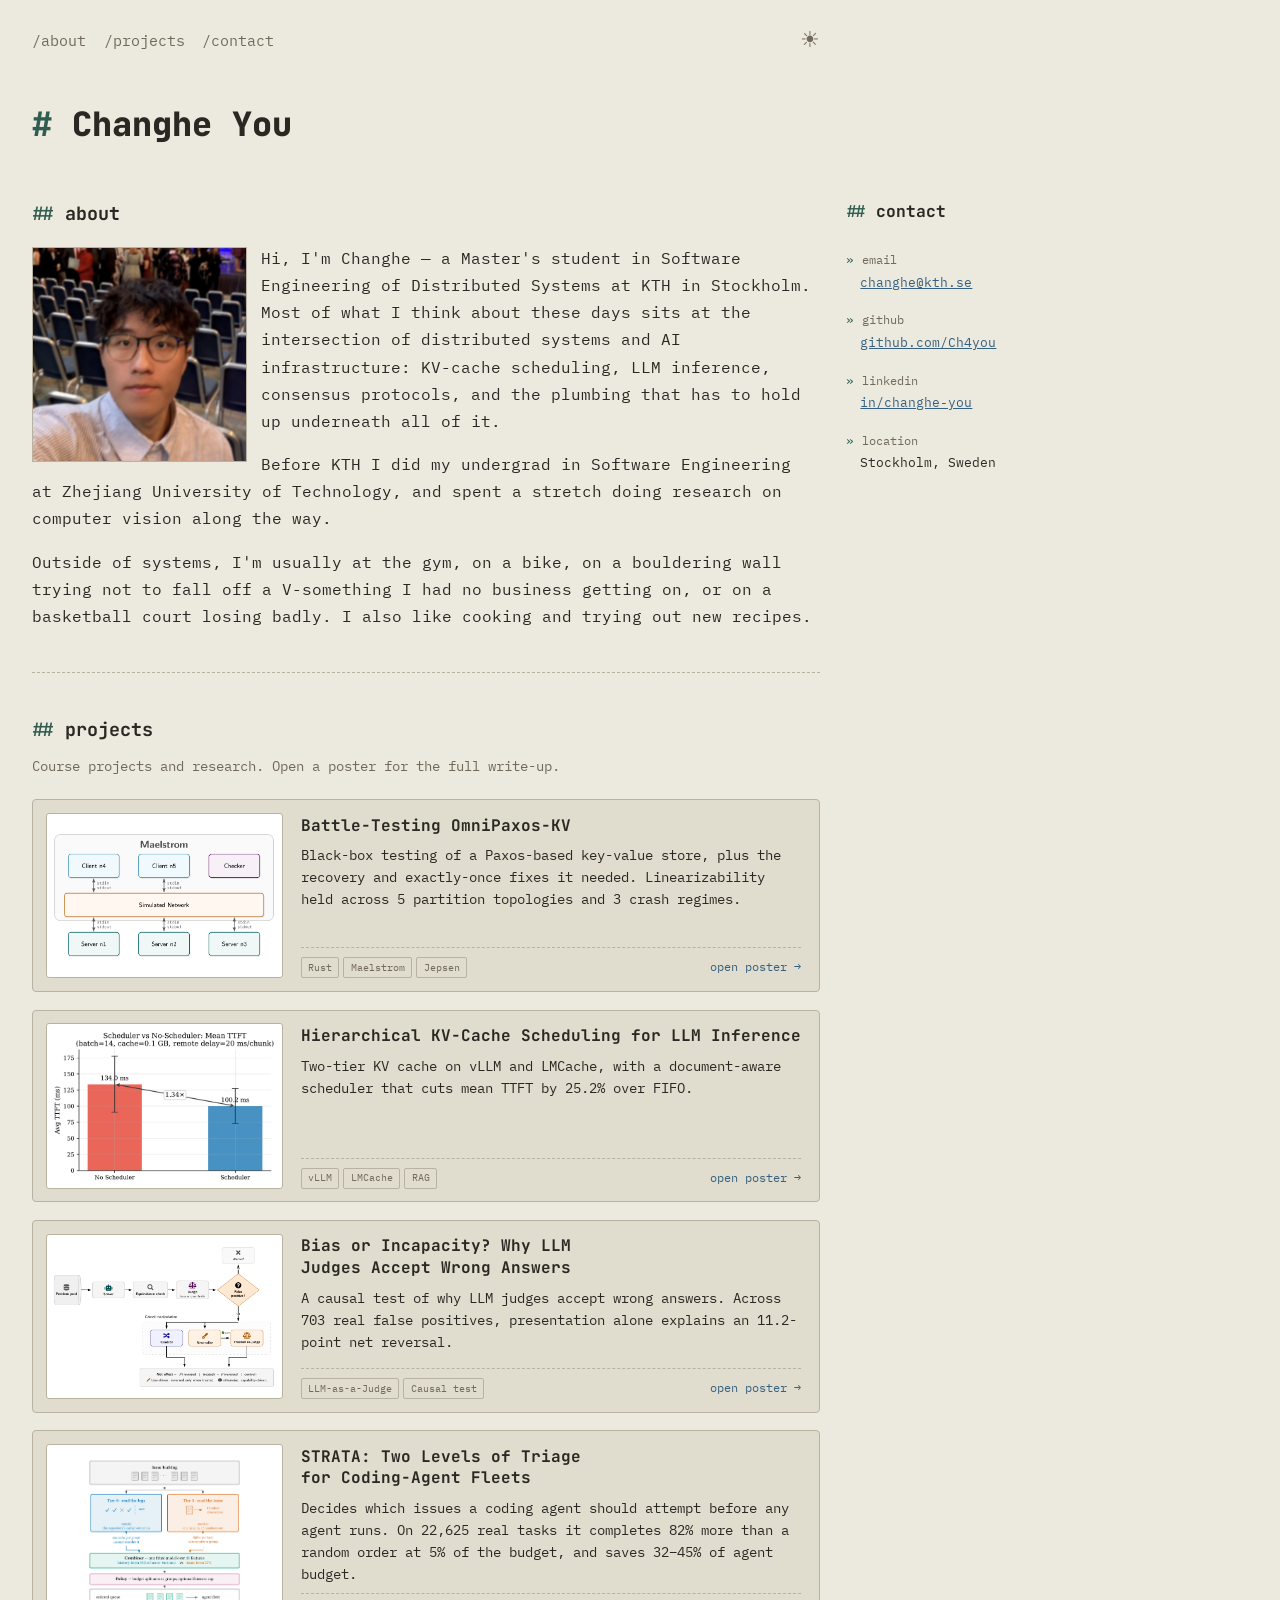
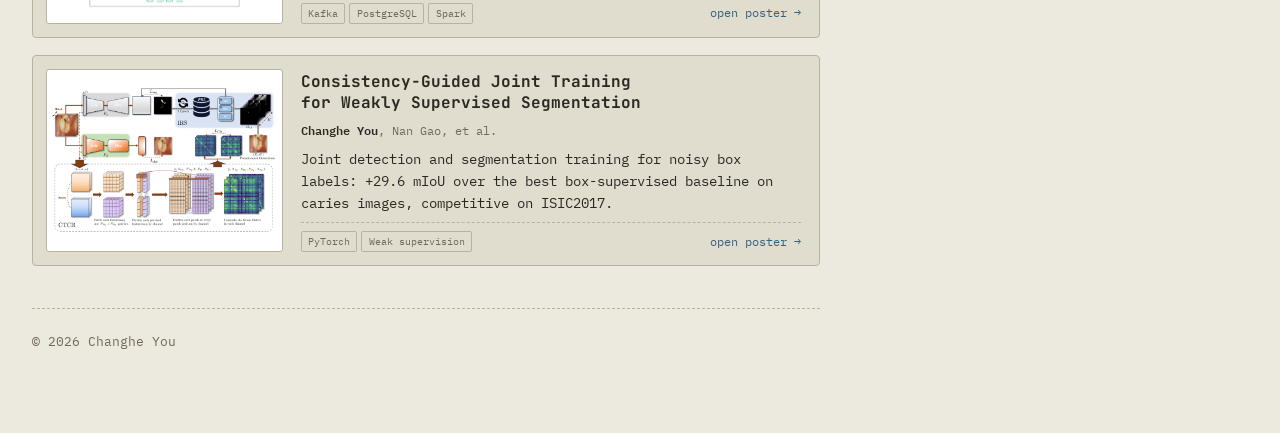
<file: index.html>
<!doctype html>
<html lang="en">
<head>
<meta name="viewport" content="width=device-width, initial-scale=1, viewport-fit=cover">
<style>:root{color-scheme:light}body{margin:0;font:14px system-ui,sans-serif}img{max-width:100%}[hidden]{display:none!important}</style>
<meta charset="utf-8">
<title>Changhe You</title>
<meta name="claude:viewport-fit-sides" content="cover">
<meta name="color-scheme" content="light dark">
<link rel="preconnect" href="https://fonts.googleapis.com">
<link rel="preconnect" href="https://fonts.gstatic.com" crossorigin>
<link href="https://fonts.googleapis.com/css2?family=JetBrains+Mono:wght@400;500;700;800&family=IBM+Plex+Mono:wght@400;500;600&display=swap" rel="stylesheet">

<style>
  :root {
    --bg: #ECE9DF;
    --surface: #E1DDCE;
    --fg: #2A2823;
    --muted: #71695A;
    --accent: #2F5D50;
    --accent-fg: #F4F1E6;
    --link: #35607F;
    --border: #B9B2A0;
  }

  @media (prefers-color-scheme: dark) {
    :root:not([data-theme="light"]) {
      --bg: #1B1C19;
      --surface: #262722;
      --fg: #DDD8C9;
      --muted: #978F79;
      --accent: #76B698;
      --accent-fg: #15241D;
      --link: #83B1D4;
      --border: #44443B;
      color-scheme: dark;
    }
  }

  :root[data-theme="dark"] {
    --bg: #1B1C19;
    --surface: #262722;
    --fg: #DDD8C9;
    --muted: #978F79;
    --accent: #76B698;
    --accent-fg: #15241D;
    --link: #83B1D4;
    --border: #44443B;
    color-scheme: dark;
  }

  * { box-sizing: border-box; }

  body {
    margin: 0;
    background: var(--bg);
    color: var(--fg);
    font-family: "IBM Plex Mono", "SFMono-Regular", Consolas, monospace;
    font-size: 16px;
    line-height: 1.7;
  }

  ::selection {
    background: var(--accent);
    color: var(--accent-fg);
  }

  .wrap {
    max-width: 820px;
    margin: 0 auto;
    padding-block: 1.75rem 4rem;
    padding-left: max(16px, env(safe-area-inset-left, 0px));
    padding-right: max(16px, env(safe-area-inset-right, 0px));
    position: relative;
  }

  /* ---------- nav ---------- */
  nav {
    display: flex;
    flex-wrap: wrap;
    align-items: center;
    gap: 1.1rem;
    font-size: 0.92rem;
    margin-bottom: 2.6rem;
  }

  nav a {
    color: var(--muted);
    text-decoration: none;
    border-bottom: 1px dashed transparent;
  }

  nav a:hover,
  nav a:focus-visible {
    color: var(--fg);
    border-bottom-color: var(--muted);
  }

  .nav-spacer { flex: 1; }

  .theme-toggle button {
    font-family: inherit;
    font-size: 1.35rem;
    line-height: 1;
    background: none;
    border: none;
    color: var(--muted);
    padding: 0;
    cursor: pointer;
  }

  .theme-toggle button:hover { color: var(--accent); }

  /* ---------- intro ---------- */
  .intro { margin-bottom: 2.8rem; }

  .intro h1 {
    font-family: "JetBrains Mono", monospace;
    font-weight: 800;
    font-size: 2.1rem;
    margin: 0 0 0.5rem;
    text-wrap: balance;
    color: var(--fg);
  }

  .intro h1::before { content: "# "; color: var(--accent); }

  .intro .tagline {
    font-size: 1rem;
    margin: 0 0 0.4rem;
    color: var(--muted);
    font-style: italic;
  }

  .intro .meta-line {
    color: var(--muted);
    font-size: 0.85rem;
    margin: 0;
    letter-spacing: 0.02em;
  }

  /* ---------- sections ---------- */
  section { margin-bottom: 2.6rem; }

  h2 {
    font-family: "JetBrains Mono", monospace;
    font-weight: 700;
    font-size: 1.15rem;
    margin: 0 0 1rem;
  }

  h2::before {
    content: "## ";
    color: var(--accent);
    font-weight: 700;
  }

  p { margin: 0 0 1rem; }

  a { color: var(--link); }
  a:hover, a:focus-visible { background: var(--link); color: var(--bg); text-decoration: none; }

  hr {
    border: none;
    border-top: 1px dashed var(--border);
    margin: 2.6rem 0;
  }

  /* ---------- about ---------- */
  #about { position: relative; }

  .avatar-box {
    float: left;
    width: 215px;
    height: 215px;
    margin: 0.15rem 0.9rem 0.5rem 0;
    border: 1px solid var(--border);
    border-radius: 0;
    overflow: hidden;
    background: var(--surface);
  }

  @media (max-width: 520px) { .avatar-box { width: 150px; height: 150px; } }
  .avatar-box img { display: block; width: 100%; height: 100%; object-fit: cover; }

  /* ---------- projects: poster cards ---------- */
  .section-note {
    color: var(--muted);
    font-size: 0.85rem;
    margin: -0.4rem 0 1.3rem;
  }


  .poster-grid { display: grid; gap: 1.1rem; }

  /* horizontal card: figure on the left, text on the right */
  .poster {
    display: grid;
    grid-template-columns: 250px minmax(0, 1fr);
    min-width: 0;
    color: var(--fg);
    text-decoration: none;
    background: var(--surface);
    border: 1px solid var(--border);
    border-radius: 4px;
    transition: transform 0.15s ease, border-color 0.15s ease;
  }
  .poster:hover, .poster:focus-visible {
    background: var(--surface);
    color: var(--fg);
    border-color: var(--accent);
    transform: translateY(-2px);
    outline: none;
  }
  .poster:focus-visible { box-shadow: 0 0 0 2px var(--accent); }
  .p-fig {
    margin: 0.8rem 0 0.8rem 0.8rem;
    background: #fff;
    border: 1px solid var(--border);
    border-radius: 3px;
    padding: 0.35rem;
    display: flex;
    align-items: center;
  }
  .p-fig img { display: block; width: 100%; height: 9.5rem; object-fit: contain; }
  .p-body { display: flex; flex-direction: column; gap: 0.5rem; padding: 0.9rem 1.1rem 0.8rem; min-width: 0; }
  .p-title {
    font-family: "JetBrains Mono", monospace;
    font-weight: 700;
    font-size: 1rem;
    line-height: 1.35;
    margin: 0;
    text-wrap: balance;
  }
  .p-title::before { content: none; }
  .p-auth { margin: 0; font-size: 0.74rem; color: var(--muted); line-height: 1.5; }
  .p-auth b { color: var(--fg); font-weight: 600; }
  .p-abs { margin: 0; font-size: 0.86rem; line-height: 1.6; }
  .p-foot { display: flex; align-items: center; justify-content: space-between; gap: 0.8rem; flex-wrap: wrap; margin-top: auto; padding-top: 0.55rem; border-top: 1px dashed var(--border); }
  .p-tags { display: flex; flex-wrap: wrap; gap: 0.25rem; }
  .p-tags span { font-size: 0.64rem; padding: 0.05rem 0.4rem; border: 1px solid var(--border); border-radius: 2px; color: var(--muted); }
  .p-more { font-size: 0.76rem; color: var(--link); white-space: nowrap; }
  .poster:hover .p-more { color: var(--accent); }
  @media (max-width: 640px) {
    .poster { grid-template-columns: minmax(0, 1fr); }
    .p-fig { margin: 0.8rem 0.8rem 0; }
  }

  /* ---------- writing ---------- */
  .empty-state {
    border: 1px dashed var(--border);
    border-radius: 6px;
    padding: 1.1rem 1.2rem;
    color: var(--muted);
    font-size: 0.92rem;
  }

  .empty-state .prompt { color: var(--accent); }

  /* ---------- contact ---------- */
  .contact-list {
    list-style: none;
    margin: 0;
    padding: 0;
    font-size: 0.84rem;
  }

  .contact-list li {
    padding: 0.45rem 0;
    overflow-wrap: break-word;
  }

  .contact-list li::before {
    content: "» ";
    color: var(--accent);
  }

  .c-label {
    color: var(--muted);
    font-size: 0.78rem;
  }

  .contact-list li a {
    display: block;
    margin-left: 1.1em;
  }

  .contact-list li .c-text {
    display: block;
    margin-left: 1.1em;
  }

  /* ---------- footer ---------- */
  footer p { text-wrap: pretty; }
  footer {
    margin-top: 0.4rem;
    padding-top: 1.4rem;
    border-top: 1px dashed var(--border);
    color: var(--muted);
    font-size: 0.82rem;
  }

  @media (max-width: 520px) {
    .intro h1 { font-size: 1.6rem; }
  }

  /* ---------- contact: hangs in the right margin on wide screens ---------- */
  .about-text { min-width: 0; }
  .side-contact h2 { font-size: 1.02rem; }
  .sidebar { position: absolute; top: 0; left: 100%; margin-left: 1.6rem; width: 236px; }
  .side-contact { margin: 0; }
  /* mid-size screens: shift the page left so the right-hand contact column still fits */
  @media (min-width: 1101px) and (max-width: 1300px) { .wrap { margin-left: 16px; margin-right: auto; } }
  /* only on phones and narrow tablets, where there is no margin to hang it in */
  @media (max-width: 1100px) {
    .sidebar { position: static; margin: 1.2rem 0 0; width: 100%; clear: both; }
  }
</style>

<div class="wrap">
  <nav>
    <a href="#about">/about</a>
    <a href="#projects">/projects</a>
    <a href="#writing" hidden>/writing</a>
    <a href="#contact">/contact</a>
    <span class="nav-spacer"></span>
    <div class="theme-toggle">
      <button type="button" id="theme-toggle-btn" aria-label="Toggle color theme">
        <span id="theme-icon" aria-hidden="true">&#9728;</span>
      </button>
    </div>
  </nav>

  <div class="intro">
    <h1>Changhe You</h1>
  </div>

  <section id="about">
    <h2>about</h2>
    <div class="about-grid">
    <div class="about-text">
    <div class="avatar-box">
      <img src="img/portrait.jpg" alt="Changhe You">
    </div>
    <p>Hi, I'm Changhe — a Master's student in Software Engineering of Distributed Systems at KTH in Stockholm. Most of what I think about these days sits at the intersection of distributed systems and AI infrastructure: KV-cache scheduling, LLM inference, consensus protocols, and the plumbing that has to hold up underneath all of it.</p>
    <p>Before KTH I did my undergrad in Software Engineering at Zhejiang University of Technology, and spent a stretch doing research on computer vision along the way.</p>
    <p>Outside of systems, I'm usually at the gym, on a bike, on a bouldering wall trying not to fall off a V-something I had no business getting on, or on a basketball court losing badly. I also like cooking and trying out new recipes.</p>

    </div>
    <aside class="sidebar">
      <div id="contact" class="side-contact">
        <h2>contact</h2>
        <ul class="contact-list">
          <li><span class="c-label">email</span><a href="mailto:changhe@kth.se">changhe@kth.se</a></li>
          <li><span class="c-label">github</span><a href="https://github.com/Ch4you" target="_blank" rel="noopener noreferrer">github.com/Ch4you</a></li>
          <li><span class="c-label">linkedin</span><a href="https://www.linkedin.com/in/changhe-you-b565a2271" target="_blank" rel="noopener noreferrer">in/changhe-you</a></li>
          <li><span class="c-label">location</span><span class="c-text">Stockholm, Sweden</span></li>
        </ul>
      </div>
      <!-- climbing wall hidden for now:
      <div class="wall-vignette" aria-hidden="true"><canvas id="wall"></canvas></div> -->
    </aside>
    </div>
  </section>

  <hr>

  <section id="projects">
    <h2>projects</h2>
    <p class="section-note">Course projects and research. Open a poster for the full write-up.</p>
    <div class="poster-grid">
      <a class="poster" href="project-omnipaxos.html">
        <div class="p-fig"><img src="img/paxos_arch.png" alt="" loading="lazy"></div>
        <div class="p-body">
          <h3 class="p-title">Battle-Testing OmniPaxos-KV</h3>
          <p class="p-abs">Black-box testing of a Paxos-based key-value store, plus the recovery and exactly-once fixes it needed. Linearizability held across 5 partition topologies and 3 crash regimes.</p>
          <div class="p-foot"><div class="p-tags"><span>Rust</span><span>Maelstrom</span><span>Jepsen</span></div><span class="p-more">open poster &rarr;</span></div>
        </div>
      </a>
      <a class="poster" href="project-kvcache.html">
        <div class="p-fig"><img src="img/ik_main.png" alt="" loading="lazy"></div>
        <div class="p-body">
          <h3 class="p-title">Hierarchical KV-Cache Scheduling for LLM Inference</h3>
          <p class="p-abs">Two-tier KV cache on vLLM and LMCache, with a document-aware scheduler that cuts mean TTFT by 25.2% over FIFO.</p>
          <div class="p-foot"><div class="p-tags"><span>vLLM</span><span>LMCache</span><span>RAG</span></div><span class="p-more">open poster &rarr;</span></div>
        </div>
      </a>
      <a class="poster" href="project-judge.html">
        <div class="p-fig"><img src="img/judge_pipeline.png" alt="" loading="lazy"></div>
        <div class="p-body">
          <h3 class="p-title">Bias or Incapacity? Why LLM Judges Accept Wrong Answers</h3>
          <p class="p-abs">A causal test of why LLM judges accept wrong answers. Across 703 real false positives, presentation alone explains an 11.2-point net reversal.</p>
          <div class="p-foot"><div class="p-tags"><span>LLM-as-a-Judge</span><span>Causal test</span></div><span class="p-more">open poster &rarr;</span></div>
        </div>
      </a>
      <a class="poster" href="project-strata.html">
        <div class="p-fig"><img src="img/strata_pipeline.png" alt="" loading="lazy"></div>
        <div class="p-body">
          <h3 class="p-title">STRATA: Two Levels of Triage for Coding-Agent Fleets</h3>
          <p class="p-abs">Decides which issues a coding agent should attempt before any agent runs. On 22,625 real tasks it completes 82% more than a random order at 5% of the budget, and saves 32–45% of agent budget.</p>
          <div class="p-foot"><div class="p-tags"><span>Kafka</span><span>PostgreSQL</span><span>Spark</span></div><span class="p-more">open poster &rarr;</span></div>
        </div>
      </a>
      <a class="poster" href="project-weakly-supervised.html">
        <div class="p-fig"><img src="img/wss_framework.png" alt="" loading="lazy"></div>
        <div class="p-body">
          <h3 class="p-title">Consistency-Guided Joint Training for Weakly Supervised Segmentation</h3>
          <p class="p-auth"><b>Changhe You</b>, Nan Gao, et al.</p>
          <p class="p-abs">Joint detection and segmentation training for noisy box labels: +29.6 mIoU over the best box-supervised baseline on caries images, competitive on ISIC2017.</p>
          <div class="p-foot"><div class="p-tags"><span>PyTorch</span><span>Weak supervision</span></div><span class="p-more">open poster &rarr;</span></div>
        </div>
      </a>
    </div>
  </section>

  <section id="writing" hidden>
    <h2>writing</h2>
    <div class="empty-state">
      <p style="margin:0"><span class="prompt">&gt;</span> nothing published yet — still deciding what's worth writing down. Check back later.</p>
    </div>
  </section>

  <footer>
    <p>&copy; 2026 Changhe You</p>
  </footer>
</div>

<script>
  (function () {
    var root = document.documentElement;
    var btn = document.getElementById('theme-toggle-btn');
    var icon = document.getElementById('theme-icon');

    function effectiveTheme() {
      var explicit = root.getAttribute('data-theme');
      if (explicit === 'light' || explicit === 'dark') return explicit;
      return window.matchMedia('(prefers-color-scheme: dark)').matches ? 'dark' : 'light';
    }

    function updateIcon() {
      icon.innerHTML = effectiveTheme() === 'dark' ? '&#9790;' : '&#9728;';
    }

    var saved = null;
    try { saved = localStorage.getItem('changhe-theme'); } catch (e) {}
    if (saved === 'light' || saved === 'dark') root.setAttribute('data-theme', saved);
    updateIcon();

    btn.addEventListener('click', function () {
      var next = effectiveTheme() === 'dark' ? 'light' : 'dark';
      root.setAttribute('data-theme', next);
      try { localStorage.setItem('changhe-theme', next); } catch (e) {}
      updateIcon();
      redrawAvatar();
    });
  })();

  /* ---------- shared character palette ---------- */
  var BAG = '#4A4136';
  var BAG_STRAP = '#2E2A22';
  var CHALK = 'rgba(237,234,223,';

  function themeColors() {
    var cs = getComputedStyle(document.documentElement);
    return {
      fg: cs.getPropertyValue('--fg').trim(),
      shirt: cs.getPropertyValue('--link').trim(),
      border: cs.getPropertyValue('--border').trim()
    };
  }

  // Static "resting" pose for the About avatar: standing, chalk bag on the hip.
  function drawAvatarPose(ctx, colors) {
    ctx.save();
    ctx.translate(30, 52);

    ctx.fillStyle = colors.fg;
    ctx.fillRect(-6, -17, 3.2, 17);
    ctx.fillRect(2.8, -17, 3.2, 17);

    ctx.fillStyle = colors.shirt;
    ctx.fillRect(-7, -30, 14, 14.5);

    ctx.fillStyle = colors.fg;
    ctx.fillRect(-10, -27, 3, 10);

    ctx.beginPath();
    ctx.arc(0, -34.5, 5.2, 0, Math.PI * 2);
    ctx.fill();

    ctx.fillRect(7, -29, 3, 9);
    ctx.fillStyle = CHALK + '0.55)';
    ctx.beginPath();
    ctx.arc(9.5, -21, 3.1, 0, Math.PI * 2);
    ctx.fill();

    ctx.fillStyle = BAG_STRAP;
    ctx.fillRect(-8, -16.4, 16, 1.5);
    ctx.fillStyle = BAG;
    ctx.fillRect(4.5, -16, 5.5, 6.5);

    ctx.restore();
  }

  function redrawAvatar() {
    var canvas = document.getElementById('avatar');
    if (!canvas) return;
    var ctx = canvas.getContext('2d');
    var dpr = Math.min(window.devicePixelRatio || 1, 2);
    canvas.width = 84 * dpr;
    canvas.height = 84 * dpr;
    ctx.setTransform(dpr, 0, 0, dpr, 0, 0);
    ctx.clearRect(0, 0, 84, 84);
    ctx.save();
    ctx.scale(1.4, 1.4);
    drawAvatarPose(ctx, themeColors());
    ctx.restore();
  }
  redrawAvatar();
  window.addEventListener('resize', redrawAvatar);

  /* ---------- a small boulder problem, in place: holds + a hopping climber ---------- */
  (function setupWallVignette() {
    var wrapEl = document.querySelector('.wall-vignette');
    var canvas = document.getElementById('wall');
    if (!wrapEl || !canvas) return;
    var ctx = canvas.getContext('2d');
    var reduceMotion = window.matchMedia('(prefers-reduced-motion: reduce)').matches;
    var dpr = Math.min(window.devicePixelRatio || 1, 2);
    var W = 0, H = 0;

    function seeded(seed) {
      var x = Math.sin(seed * 12.9898 + 78.233) * 43758.5453;
      return x - Math.floor(x);
    }

    function hexToRgb(hex) {
      hex = hex.replace('#', '');
      if (hex.length === 3) hex = hex.split('').map(function (c) { return c + c; }).join('');
      var num = parseInt(hex, 16);
      return { r: (num >> 16) & 255, g: (num >> 8) & 255, b: num & 255 };
    }

    function shade(hex, amt) {
      var c = hexToRgb(hex);
      var f = function (v) { return Math.max(0, Math.min(255, Math.round(v + amt))); };
      return 'rgb(' + f(c.r) + ',' + f(c.g) + ',' + f(c.b) + ')';
    }

    function makeCrimp(seed, size) {
      var n = 9, pts = [];
      var w = size * 1.7, h = size * 0.48;
      for (var i = 0; i < n; i++) {
        var ang = (i / n) * Math.PI * 2;
        var j = 0.85 + seeded(seed + i * 1.9) * 0.3;
        pts.push({ x: Math.cos(ang) * w * 0.5 * j, y: Math.sin(ang) * h * 0.5 * j });
      }
      return pts;
    }

    function makeSloper(seed, size) {
      var n = 10, pts = [];
      var rx = size * 1.15, ry = size * 0.9;
      for (var i = 0; i < n; i++) {
        var ang = (i / n) * Math.PI * 2;
        var j = 0.94 + seeded(seed + i * 2.1) * 0.12;
        pts.push({ x: Math.cos(ang) * rx * j, y: Math.sin(ang) * ry * j });
      }
      return pts;
    }

    function makePinch(seed, size) {
      var n = 14, pts = [];
      for (var i = 0; i < n; i++) {
        var ang = (i / n) * Math.PI * 2;
        var waist = 0.5 + 0.5 * Math.abs(Math.cos(ang));
        var r = size * waist * (0.92 + seeded(seed + i * 1.3) * 0.16);
        pts.push({ x: Math.cos(ang) * r * 0.75, y: Math.sin(ang) * r });
      }
      return pts;
    }

    function makePocket(seed, size) {
      var n = 7, pts = [];
      for (var i = 0; i < n; i++) {
        var ang = (i / n) * Math.PI * 2;
        var r = size * (0.75 + seeded(seed + i * 1.6) * 0.4);
        pts.push({ x: Math.cos(ang) * r, y: Math.sin(ang) * r });
      }
      return pts;
    }

    function makeVolume(seed, size) {
      var n = 5, pts = [];
      for (var i = 0; i < n; i++) {
        var ang = (i / n) * Math.PI * 2 + seeded(seed) * 0.6;
        var r = size * 1.5 * (0.94 + seeded(seed + i * 3.3) * 0.1);
        pts.push({ x: Math.cos(ang) * r, y: Math.sin(ang) * r * 0.85 });
      }
      return pts;
    }

    var shapeFns = { crimp: makeCrimp, sloper: makeSloper, pinch: makePinch, pocket: makePocket, volume: makeVolume };
    var baseSize = { crimp: 4.8, sloper: 6.8, pinch: 5.6, pocket: 5.8, volume: 7.6 };

    var routeDef = [
      [0.08, 0.46], [0.24, 0.62], [0.38, 0.42], [0.54, 0.60],
      [0.68, 0.40], [0.82, 0.58], [0.93, 0.42]
    ];
    var routeKinds = ['pocket', 'crimp', 'sloper', 'pinch', 'crimp', 'sloper', 'crimp'];

    var decoDef = [
      [0.16, 0.86, 0], [0.75, 0.90, 1], [0.46, 0.80, 2],
      [0.20, 0.14, 0], [0.60, 0.17, 1], [0.86, 0.13, 2]
    ];
    var decoKinds = ['volume', 'sloper', 'pocket', 'crimp', 'pinch', 'volume'];
    var decoHex = ['#D9A62E', '#B6477E', '#3E7CB1'];

    var route = [], deco = [], chalk = [1, 3];

    function buildShapes() {
      route = routeDef.map(function (p, i) {
        var kind = routeKinds[i];
        var size = baseSize[kind] + seeded(i * 3.1) * 1.1;
        return { u: p[0], v: p[1], size: size, kind: kind, rot: seeded(i * 5.7) * Math.PI, shape: shapeFns[kind](i * 2.3, size) };
      });
      deco = decoDef.map(function (d, i) {
        var kind = decoKinds[i];
        var size = (baseSize[kind] - 1.4) + seeded(i * 7.9 + 50) * 0.9;
        return { u: d[0], v: d[1], color: decoHex[d[2]], size: size, kind: kind, rot: seeded(i * 4.3 + 50) * Math.PI, shape: shapeFns[kind](i * 9.1 + 50, size) };
      });
    }

    function resize() {
      W = wrapEl.clientWidth;
      H = wrapEl.clientHeight;
      canvas.width = W * dpr;
      canvas.height = H * dpr;
      ctx.setTransform(dpr, 0, 0, dpr, 0, 0);
    }
    resize();
    buildShapes();
    window.addEventListener('resize', function () { resize(); });

    function wallColors() {
      var cs = getComputedStyle(document.documentElement);
      return {
        seam: cs.getPropertyValue('--border').trim(),
        fg: cs.getPropertyValue('--fg').trim(),
        shirt: cs.getPropertyValue('--link').trim(),
        route: cs.getPropertyValue('--accent').trim()
      };
    }

    function drawHold(h, color) {
      var px = h.u * W, py = (1 - h.v) * H;
      ctx.save();
      ctx.translate(px, py);
      ctx.rotate(h.rot);
      ctx.beginPath();
      h.shape.forEach(function (p, i) { i === 0 ? ctx.moveTo(p.x, p.y) : ctx.lineTo(p.x, p.y); });
      ctx.closePath();
      ctx.fillStyle = shade(color, -45);
      ctx.fill();
      ctx.save();
      ctx.translate(-h.size * 0.12, -h.size * 0.12);
      ctx.beginPath();
      h.shape.forEach(function (p, i) { i === 0 ? ctx.moveTo(p.x, p.y) : ctx.lineTo(p.x, p.y); });
      ctx.closePath();
      ctx.fillStyle = color;
      ctx.fill();
      ctx.restore();

      if (h.kind === 'volume') {
        ctx.fillStyle = 'rgba(0,0,0,0.4)';
        [[-0.5, -0.3], [0.5, -0.2], [0, 0.4]].forEach(function (o) {
          ctx.beginPath();
          ctx.arc(o[0] * h.size, o[1] * h.size, h.size * 0.1, 0, Math.PI * 2);
          ctx.fill();
        });
      } else {
        ctx.beginPath();
        ctx.arc(0, 0, h.size * 0.16, 0, Math.PI * 2);
        ctx.fillStyle = 'rgba(0,0,0,0.4)';
        ctx.fill();
      }

      if (h.kind === 'pocket') {
        ctx.beginPath();
        ctx.ellipse(h.size * 0.28, -h.size * 0.1, h.size * 0.22, h.size * 0.16, 0.3, 0, Math.PI * 2);
        ctx.fillStyle = 'rgba(0,0,0,0.55)';
        ctx.fill();
      }

      ctx.restore();
    }

    function drawWall(colors) {
      ctx.clearRect(0, 0, W, H);

      ctx.strokeStyle = colors.seam;
      ctx.globalAlpha = 0.5;
      ctx.lineWidth = 1;
      ctx.beginPath();
      ctx.moveTo(0, H * 0.5);
      ctx.lineTo(W, H * 0.5);
      ctx.stroke();

      ctx.globalAlpha = 0.3;
      ctx.fillStyle = colors.seam;
      for (var row = 0; row < 7; row++) {
        for (var col = 0; col < 5; col++) {
          var bx = (col + 0.5) * (W / 5) + (row % 2 ? 3 : -3);
          var by = (row + 0.5) * (H / 7);
          ctx.beginPath();
          ctx.arc(bx, by, 0.8, 0, Math.PI * 2);
          ctx.fill();
        }
      }
      ctx.globalAlpha = 1;

      deco.forEach(function (h) { drawHold(h, h.color); });

      chalk.forEach(function (idx) {
        var h = route[idx];
        var px = h.u * W, py = (1 - h.v) * H;
        ctx.fillStyle = 'rgba(255,255,255,0.22)';
        ctx.beginPath();
        ctx.ellipse(px - h.size * 0.3, py + h.size * 0.5, h.size * 0.9, h.size * 0.45, 0.4, 0, Math.PI * 2);
        ctx.fill();
      });

      route.forEach(function (h) { drawHold(h, colors.route); });

      var padH = Math.max(12, H * 0.07);
      ctx.fillStyle = '#8C3B3B';
      ctx.beginPath();
      if (ctx.roundRect) ctx.roundRect(2, H - padH - 2, W - 4, padH, 4); else ctx.rect(2, H - padH - 2, W - 4, padH);
      ctx.fill();
      ctx.strokeStyle = '#6B2B2B';
      ctx.lineWidth = 1;
      ctx.beginPath();
      ctx.moveTo(2, H - padH / 2 - 2);
      ctx.lineTo(W - 2, H - padH / 2 - 2);
      ctx.stroke();
    }

    function holdPoint(idx) {
      idx = Math.max(0, Math.min(route.length - 1, idx));
      var h = route[idx];
      return { x: h.u * W, y: (1 - h.v) * H, size: h.size };
    }

    var HOP = 0.55;
    var PAUSE = 0.6;
    var idx = 0, dir = 1, phase = 'pause', clock = 0;

    function easeInOutQuad(p) { return p < 0.5 ? 2 * p * p : 1 - Math.pow(-2 * p + 2, 2) / 2; }

    function step(dt) {
      if (reduceMotion) return;
      clock += dt;
      if (phase === 'pause' && clock >= PAUSE) {
        clock = 0;
        phase = 'hop';
        var next = idx + dir;
        if (next > route.length - 1) { dir = -1; next = idx + dir; }
        if (next < 0) { dir = 1; next = idx + dir; }
      } else if (phase === 'hop' && clock >= HOP) {
        clock = 0;
        phase = 'pause';
        idx = Math.max(0, Math.min(route.length - 1, idx + dir));
      }
    }

    function climberState() {
      if (phase === 'pause' || reduceMotion) {
        return { x: holdPoint(idx).x, y: holdPoint(idx).y, scaleX: 1, scaleY: 1, justLanded: 0 };
      }
      var next = Math.max(0, Math.min(route.length - 1, idx + dir));
      var a = holdPoint(idx), b = holdPoint(next);
      var p = Math.min(1, clock / HOP);
      var e = easeInOutQuad(p);
      var x = a.x + (b.x - a.x) * e;
      var y = a.y + (b.y - a.y) * e - Math.sin(p * Math.PI) * 14;
      var sx, sy;
      if (p < 0.5) {
        var t1 = p / 0.5;
        sy = 0.78 + 0.4 * t1;
        sx = 1.18 - 0.28 * t1;
      } else {
        var t2 = (p - 0.5) / 0.5;
        sy = 1.18 - 0.4 * t2;
        sx = 0.9 + 0.28 * t2;
      }
      return { x: x, y: y, scaleX: sx, scaleY: sy, justLanded: p > 0.85 ? (p - 0.85) / 0.15 : 0 };
    }

    function drawClimber(c, colors) {
      ctx.save();
      ctx.translate(c.x, c.y);
      ctx.scale(1.55 * c.scaleX, 1.55 * c.scaleY);

      ctx.strokeStyle = colors.fg;
      ctx.lineWidth = 1.6;
      ctx.lineCap = 'round';
      ctx.beginPath();
      ctx.moveTo(-2, -1);
      ctx.lineTo(-2.6, 4);
      ctx.stroke();
      ctx.beginPath();
      ctx.moveTo(2, -1);
      ctx.lineTo(2.6, 4);
      ctx.stroke();

      ctx.fillStyle = colors.shirt;
      ctx.beginPath();
      if (ctx.roundRect) ctx.roundRect(-4, -9, 8, 8.5, 2); else ctx.rect(-4, -9, 8, 8.5);
      ctx.fill();

      ctx.beginPath();
      ctx.moveTo(-4, -7);
      ctx.lineTo(-7, -5);
      ctx.stroke();
      ctx.beginPath();
      ctx.moveTo(4, -7);
      ctx.lineTo(7, -5);
      ctx.stroke();

      ctx.fillStyle = BAG_STRAP;
      ctx.fillRect(-4, -1.6, 8, 1.2);
      ctx.fillStyle = BAG;
      ctx.fillRect(0.8, -1.4, 3.2, 3);

      ctx.fillStyle = colors.fg;
      ctx.beginPath();
      ctx.arc(0, -12, 3, 0, Math.PI * 2);
      ctx.fill();

      ctx.restore();

      if (c.justLanded > 0) {
        ctx.fillStyle = CHALK + ((1 - c.justLanded) * 0.4) + ')';
        ctx.beginPath();
        ctx.arc(c.x, c.y - 2, 3 + c.justLanded * 3, 0, Math.PI * 2);
        ctx.fill();
      }
    }

    var last = null;
    function frame(now) {
      if (last === null) last = now;
      var dt = Math.min((now - last) / 1000, 0.05);
      last = now;
      step(dt);

      var colors = wallColors();
      drawWall(colors);
      drawClimber(climberState(), colors);

      requestAnimationFrame(frame);
    }
    requestAnimationFrame(frame);
  })();
</script>

</html>
</file>
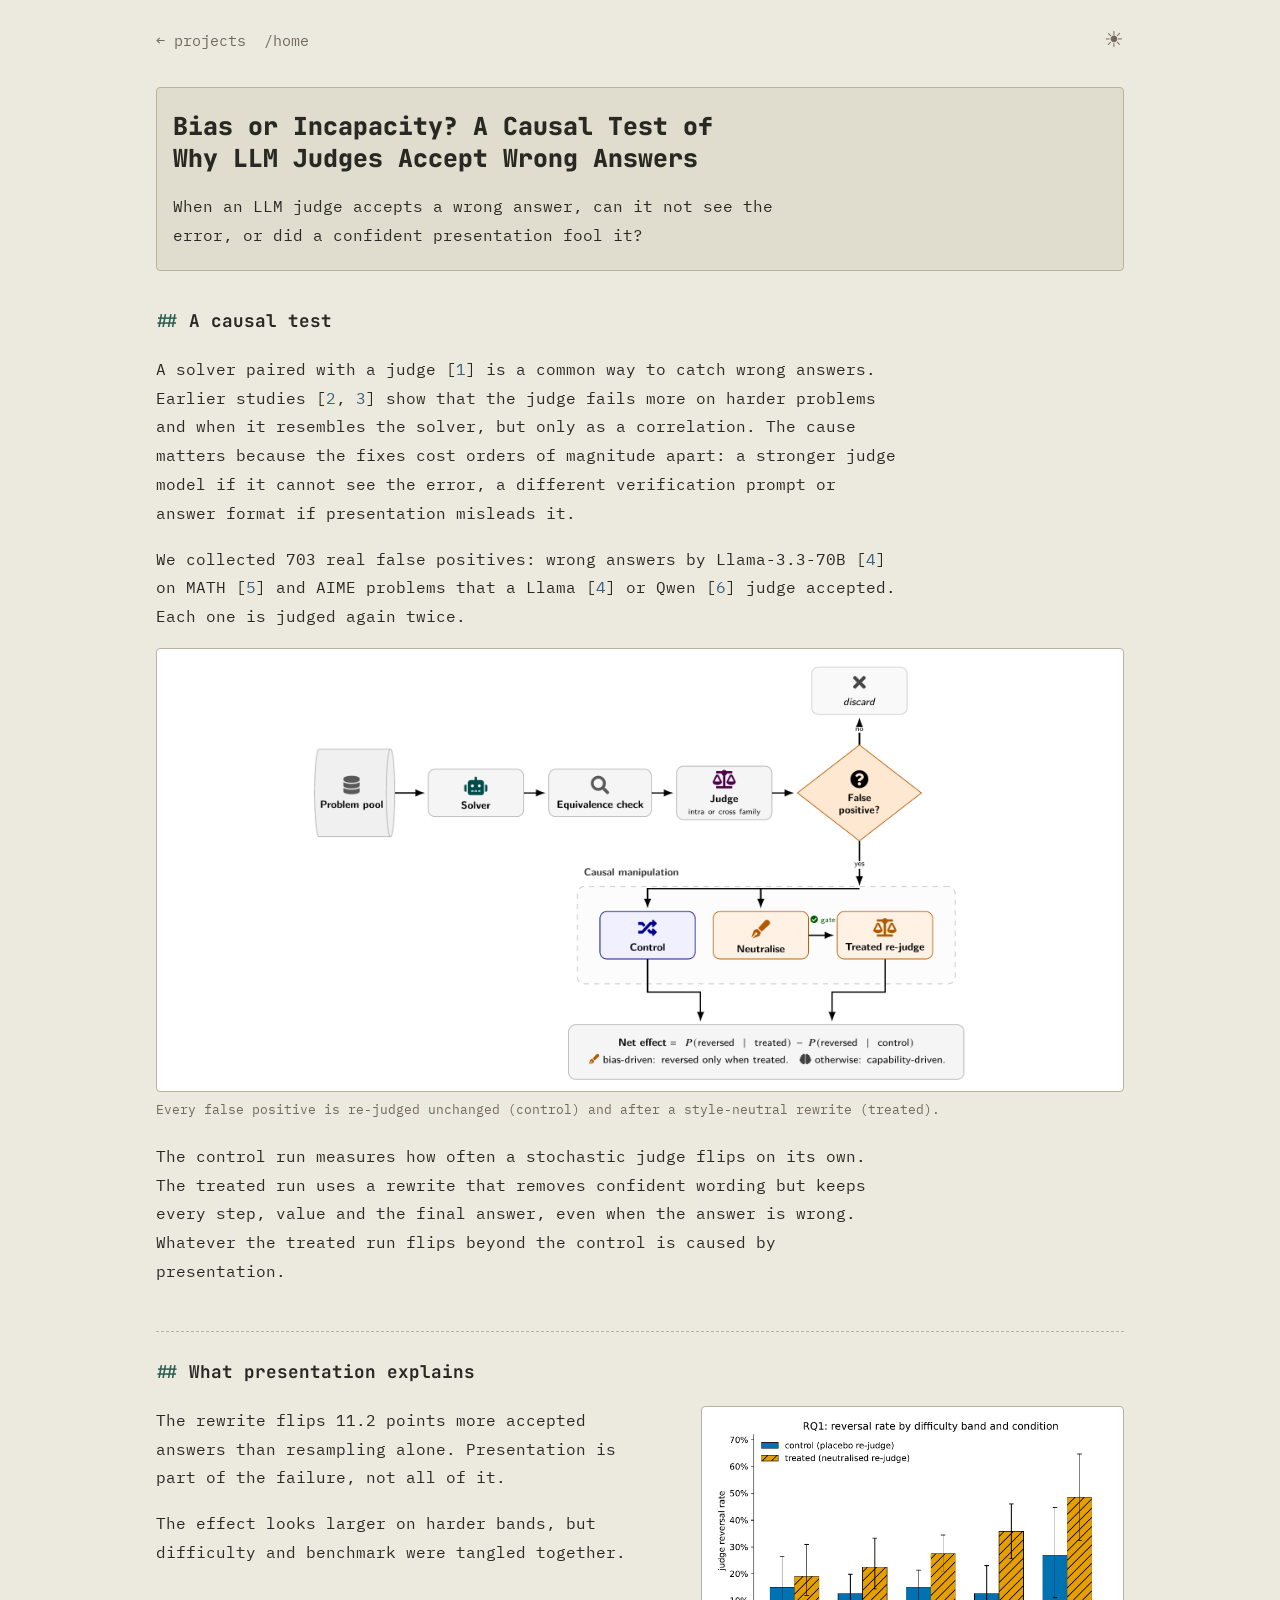
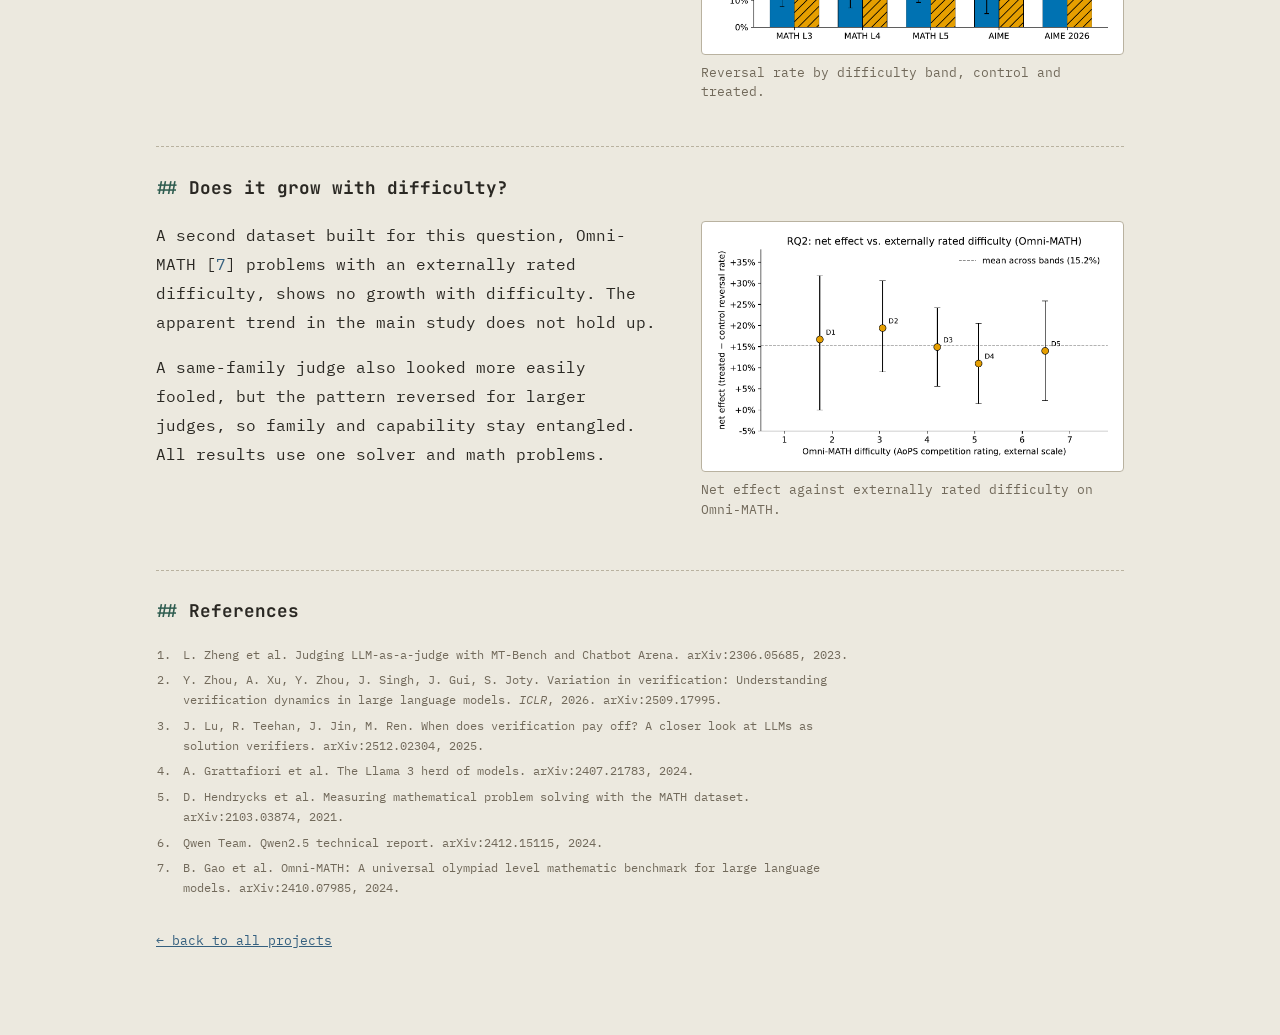
<file: project-judge.html>
<!doctype html>
<html lang="en"><head>
<meta charset="utf-8">
<meta name="viewport" content="width=device-width, initial-scale=1, viewport-fit=cover">
<meta name="claude:viewport-fit-sides" content="cover">
<meta name="color-scheme" content="light dark">
<title>Bias or Incapacity? Why LLM Judges Accept Wrong Answers</title>
<link rel="preconnect" href="https://fonts.googleapis.com">
<link rel="preconnect" href="https://fonts.gstatic.com" crossorigin>
<link href="https://fonts.googleapis.com/css2?family=JetBrains+Mono:wght@400;500;700;800&family=IBM+Plex+Mono:wght@400;500;600&display=swap" rel="stylesheet">
<link rel="stylesheet" href="site.css">
</head><body>
<div class="wrap">
  <nav>
    <a href="index.html#projects">&larr; projects</a>
    <a href="index.html">/home</a>
    <span class="nav-spacer"></span>
    <div class="theme-toggle"><button type="button" id="theme-toggle-btn" aria-label="Toggle color theme"><span id="theme-icon" aria-hidden="true">&#9728;</span></button></div>
  </nav>
  <header class="head">
    <h1>Bias or Incapacity? A Causal Test of Why LLM Judges Accept Wrong Answers</h1>
    
    <p class="pitch">When an LLM judge accepts a wrong answer, can it not see the error, or did a confident presentation fool it?</p>
  </header>
  <article class="story">
<section class="blk"><h2>A causal test</h2><p>A solver paired with a judge [<a class="cite" href="#r1">1</a>] is a common way to catch wrong answers. Earlier studies [<a class="cite" href="#r2">2</a>, <a class="cite" href="#r3">3</a>] show that the judge fails more on harder problems and when it resembles the solver, but only as a correlation. The cause matters because the fixes cost orders of magnitude apart: a stronger judge model if it cannot see the error, a different verification prompt or answer format if presentation misleads it.</p><p>We collected 703 real false positives: wrong answers by Llama-3.3-70B [<a class="cite" href="#r4">4</a>] on MATH [<a class="cite" href="#r5">5</a>] and AIME problems that a Llama [<a class="cite" href="#r4">4</a>] or Qwen [<a class="cite" href="#r6">6</a>] judge accepted. Each one is judged again twice.</p><div class="wide"><figure class="fig"><div class="frame"><img src="img/judge_pipeline.png" alt="Every false positive is re-judged unchanged (control) and after a style-neutral rewrite (treated)."></div><figcaption>Every false positive is re-judged unchanged (control) and after a style-neutral rewrite (treated).</figcaption></figure></div><p>The control run measures how often a stochastic judge flips on its own. The treated run uses a rewrite that removes confident wording but keeps every step, value and the final answer, even when the answer is wrong. Whatever the treated run flips beyond the control is caused by presentation.</p></section>
<section class="blk"><h2>What presentation explains</h2><div class="cols"><div class="txt"><p>The rewrite flips 11.2 points more accepted answers than resampling alone. Presentation is part of the failure, not all of it.</p><p>The effect looks larger on harder bands, but difficulty and benchmark were tangled together.</p></div><div class="vis"><figure class="fig"><div class="frame"><img src="img/judge_rq1_bands.png" alt="Reversal rate by difficulty band, control and treated."></div><figcaption>Reversal rate by difficulty band, control and treated.</figcaption></figure></div></div></section>
<section class="blk"><h2>Does it grow with difficulty?</h2><div class="cols"><div class="txt"><p>A second dataset built for this question, Omni-MATH [<a class="cite" href="#r7">7</a>] problems with an externally rated difficulty, shows no growth with difficulty. The apparent trend in the main study does not hold up.</p><p>A same-family judge also looked more easily fooled, but the pattern reversed for larger judges, so family and capability stay entangled. All results use one solver and math problems.</p></div><div class="vis"><figure class="fig"><div class="frame"><img src="img/judge_rq2_omni.png" alt="Net effect against externally rated difficulty on Omni-MATH."></div><figcaption>Net effect against externally rated difficulty on Omni-MATH.</figcaption></figure></div></div></section>
<section class="blk refsec"><h2>References</h2><ol class="refs"><li id="r1">L. Zheng et al. Judging LLM-as-a-judge with MT-Bench and Chatbot Arena. arXiv:2306.05685, 2023.</li><li id="r2">Y. Zhou, A. Xu, Y. Zhou, J. Singh, J. Gui, S. Joty. Variation in verification: Understanding verification dynamics in large language models. <i>ICLR</i>, 2026. arXiv:2509.17995.</li><li id="r3">J. Lu, R. Teehan, J. Jin, M. Ren. When does verification pay off? A closer look at LLMs as solution verifiers. arXiv:2512.02304, 2025.</li><li id="r4">A. Grattafiori et al. The Llama 3 herd of models. arXiv:2407.21783, 2024.</li><li id="r5">D. Hendrycks et al. Measuring mathematical problem solving with the MATH dataset. arXiv:2103.03874, 2021.</li><li id="r6">Qwen Team. Qwen2.5 technical report. arXiv:2412.15115, 2024.</li><li id="r7">B. Gao et al. Omni-MATH: A universal olympiad level mathematic benchmark for large language models. arXiv:2410.07985, 2024.</li></ol></section>
  </article>
  <p class="foot"><a href="index.html#projects">&larr; back to all projects</a></p>
</div>
<script src="site.js"></script>
</body></html>
</file>
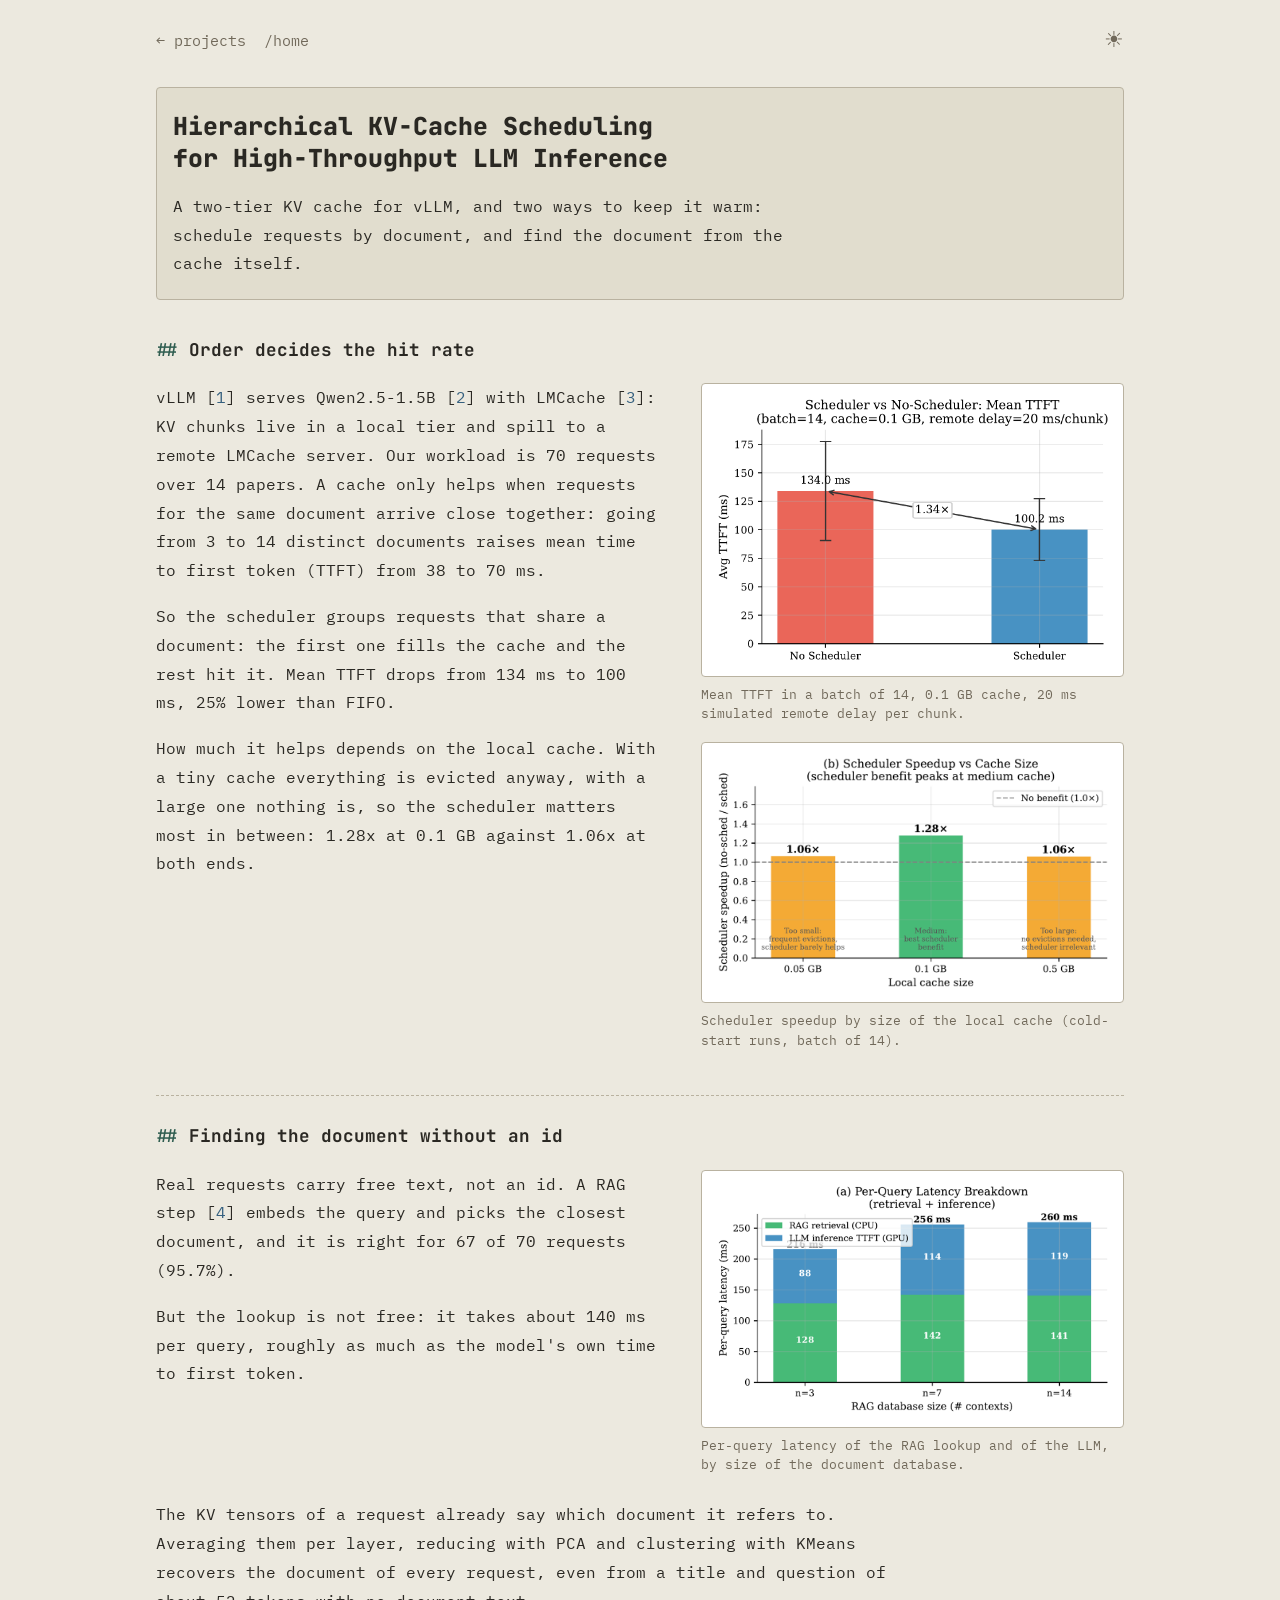
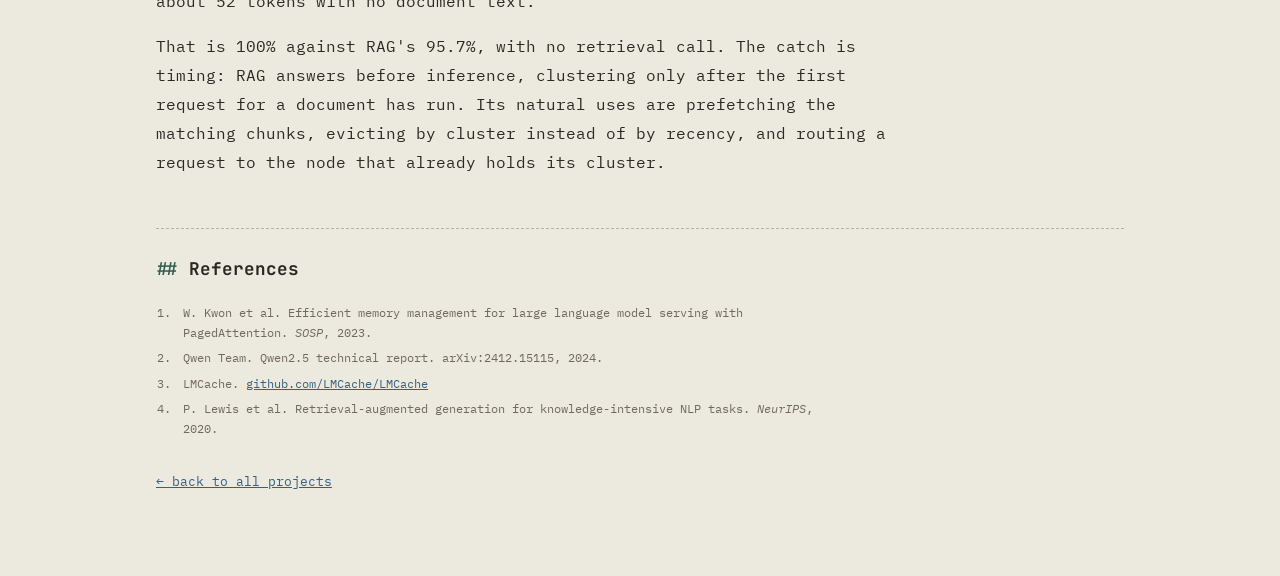
<file: project-kvcache.html>
<!doctype html>
<html lang="en"><head>
<meta charset="utf-8">
<meta name="viewport" content="width=device-width, initial-scale=1, viewport-fit=cover">
<meta name="claude:viewport-fit-sides" content="cover">
<meta name="color-scheme" content="light dark">
<title>Hierarchical KV-Cache Scheduling for LLM Inference</title>
<link rel="preconnect" href="https://fonts.googleapis.com">
<link rel="preconnect" href="https://fonts.gstatic.com" crossorigin>
<link href="https://fonts.googleapis.com/css2?family=JetBrains+Mono:wght@400;500;700;800&family=IBM+Plex+Mono:wght@400;500;600&display=swap" rel="stylesheet">
<link rel="stylesheet" href="site.css">
</head><body>
<div class="wrap">
  <nav>
    <a href="index.html#projects">&larr; projects</a>
    <a href="index.html">/home</a>
    <span class="nav-spacer"></span>
    <div class="theme-toggle"><button type="button" id="theme-toggle-btn" aria-label="Toggle color theme"><span id="theme-icon" aria-hidden="true">&#9728;</span></button></div>
  </nav>
  <header class="head">
    <h1>Hierarchical KV-Cache Scheduling for High-Throughput LLM Inference</h1>
    
    <p class="pitch">A two-tier KV cache for vLLM, and two ways to keep it warm: schedule requests by document, and find the document from the cache itself.</p>
  </header>
  <article class="story">
<section class="blk"><h2>Order decides the hit rate</h2><div class="cols"><div class="txt"><p>vLLM [<a class="cite" href="#r1">1</a>] serves Qwen2.5-1.5B [<a class="cite" href="#r2">2</a>] with LMCache [<a class="cite" href="#r3">3</a>]: KV chunks live in a local tier and spill to a remote LMCache server. Our workload is 70 requests over 14 papers. A cache only helps when requests for the same document arrive close together: going from 3 to 14 distinct documents raises mean time to first token (TTFT) from 38 to 70 ms.</p><p>So the scheduler groups requests that share a document: the first one fills the cache and the rest hit it. Mean TTFT drops from 134 ms to 100 ms, 25% lower than FIFO.</p><p>How much it helps depends on the local cache. With a tiny cache everything is evicted anyway, with a large one nothing is, so the scheduler matters most in between: 1.28x at 0.1 GB against 1.06x at both ends.</p></div><div class="vis"><figure class="fig"><div class="frame"><img src="img/ik_main.png" alt="Mean TTFT in a batch of 14, 0.1 GB cache, 20 ms simulated remote delay per chunk."></div><figcaption>Mean TTFT in a batch of 14, 0.1 GB cache, 20 ms simulated remote delay per chunk.</figcaption></figure><figure class="fig"><div class="frame"><img src="img/cache_size_speedup.png" alt="Scheduler speedup by size of the local cache (cold-start runs, batch of 14)."></div><figcaption>Scheduler speedup by size of the local cache (cold-start runs, batch of 14).</figcaption></figure></div></div></section>
<section class="blk"><h2>Finding the document without an id</h2><div class="cols"><div class="txt"><p>Real requests carry free text, not an id. A RAG step [<a class="cite" href="#r4">4</a>] embeds the query and picks the closest document, and it is right for 67 of 70 requests (95.7%).</p><p>But the lookup is not free: it takes about 140 ms per query, roughly as much as the model's own time to first token.</p></div><div class="vis"><figure class="fig"><div class="frame"><img src="img/rag_overhead.png" alt="Per-query latency of the RAG lookup and of the LLM, by size of the document database."></div><figcaption>Per-query latency of the RAG lookup and of the LLM, by size of the document database.</figcaption></figure></div></div><p>The KV tensors of a request already say which document it refers to. Averaging them per layer, reducing with PCA and clustering with KMeans recovers the document of every request, even from a title and question of about 52 tokens with no document text.</p><p>That is 100% against RAG's 95.7%, with no retrieval call. The catch is timing: RAG answers before inference, clustering only after the first request for a document has run. Its natural uses are prefetching the matching chunks, evicting by cluster instead of by recency, and routing a request to the node that already holds its cluster.</p></section>
<section class="blk refsec"><h2>References</h2><ol class="refs"><li id="r1">W. Kwon et al. Efficient memory management for large language model serving with PagedAttention. <i>SOSP</i>, 2023.</li><li id="r2">Qwen Team. Qwen2.5 technical report. arXiv:2412.15115, 2024.</li><li id="r3">LMCache. <a href="https://github.com/LMCache/LMCache" target="_blank" rel="noopener noreferrer">github.com/LMCache/LMCache</a></li><li id="r4">P. Lewis et al. Retrieval-augmented generation for knowledge-intensive NLP tasks. <i>NeurIPS</i>, 2020.</li></ol></section>
  </article>
  <p class="foot"><a href="index.html#projects">&larr; back to all projects</a></p>
</div>
<script src="site.js"></script>
</body></html>
</file>
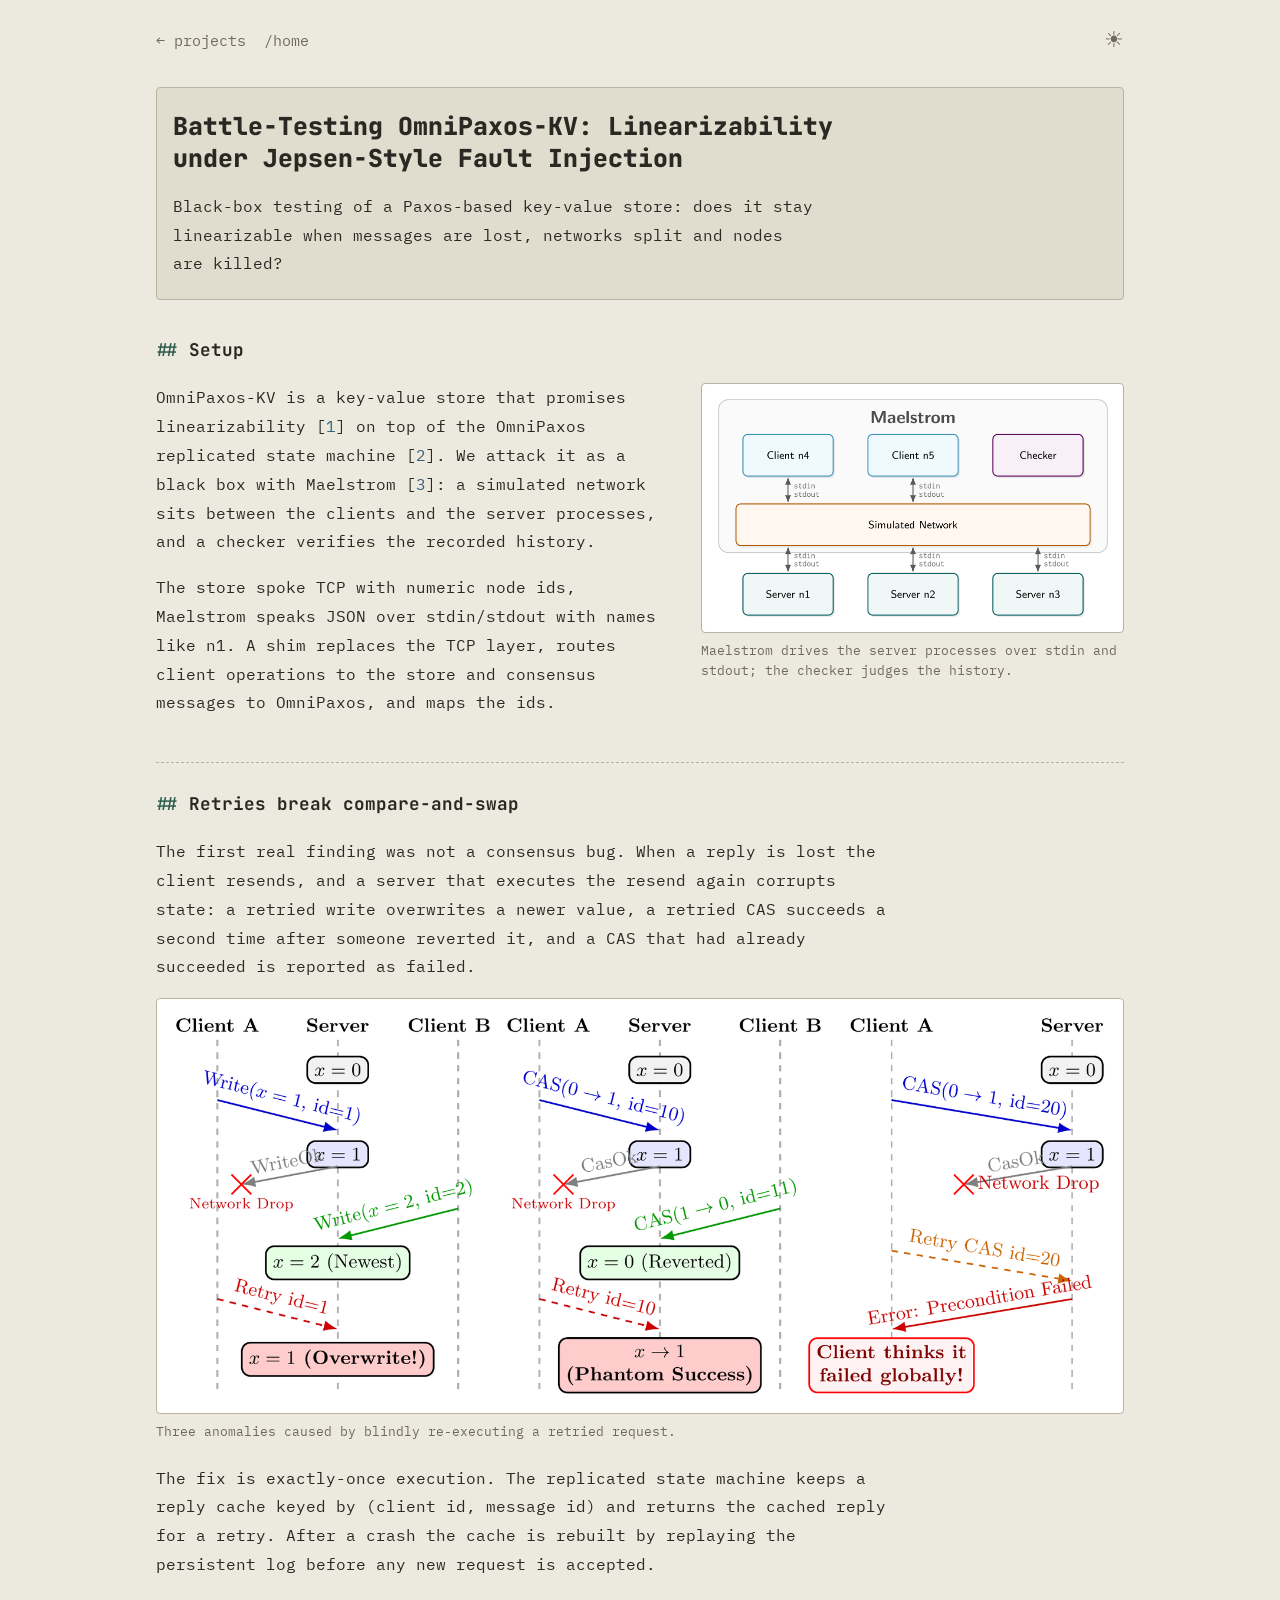
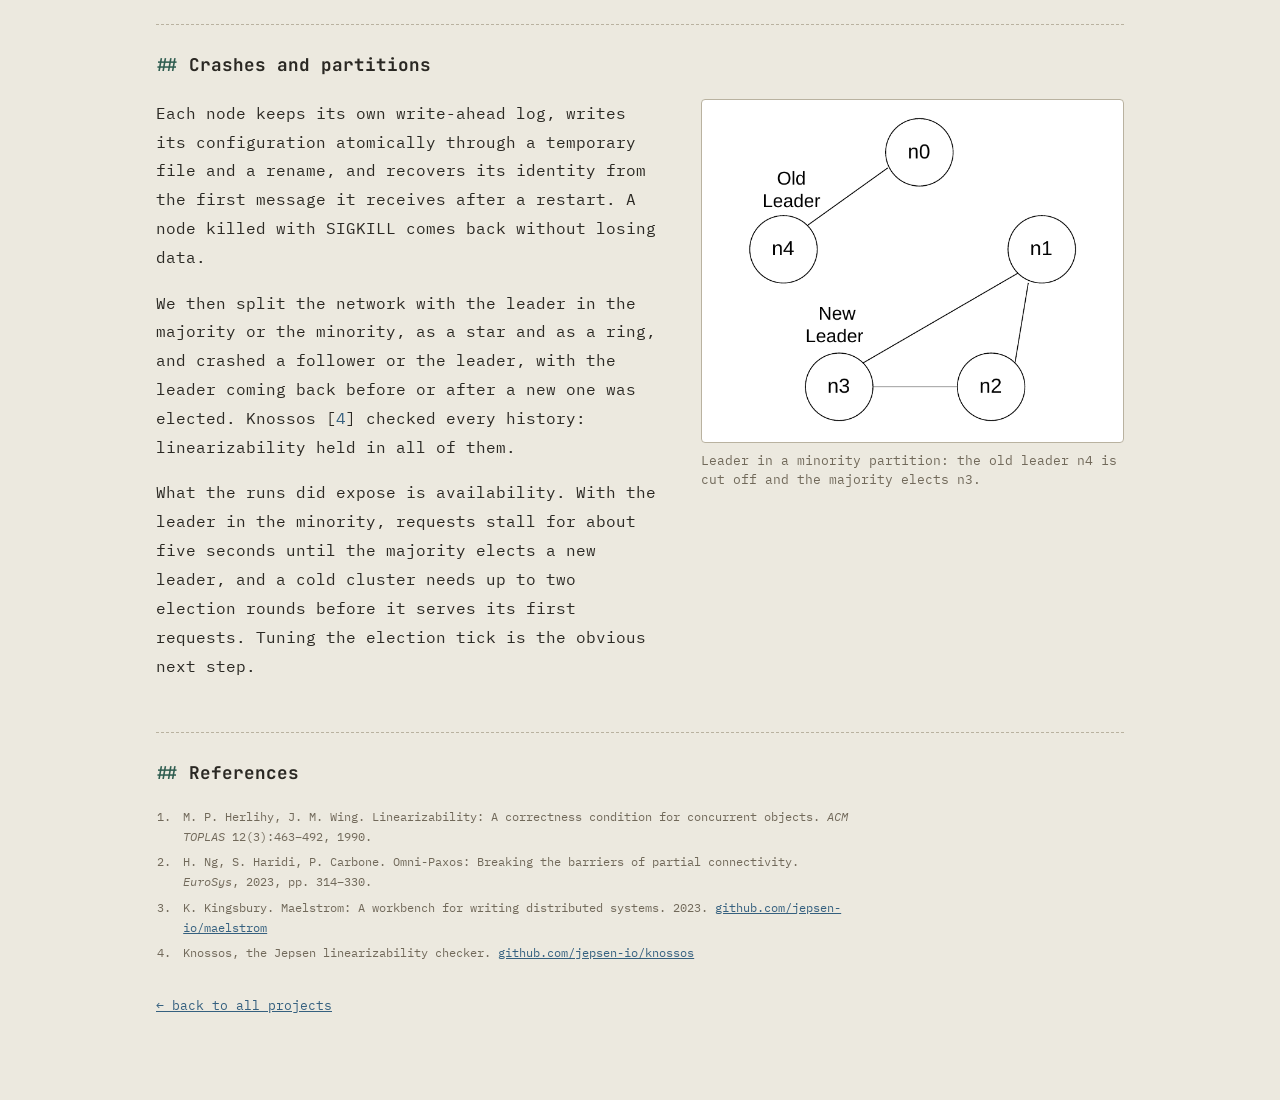
<file: project-omnipaxos.html>
<!doctype html>
<html lang="en"><head>
<meta charset="utf-8">
<meta name="viewport" content="width=device-width, initial-scale=1, viewport-fit=cover">
<meta name="claude:viewport-fit-sides" content="cover">
<meta name="color-scheme" content="light dark">
<title>Battle-Testing OmniPaxos-KV</title>
<link rel="preconnect" href="https://fonts.googleapis.com">
<link rel="preconnect" href="https://fonts.gstatic.com" crossorigin>
<link href="https://fonts.googleapis.com/css2?family=JetBrains+Mono:wght@400;500;700;800&family=IBM+Plex+Mono:wght@400;500;600&display=swap" rel="stylesheet">
<link rel="stylesheet" href="site.css">
</head><body>
<div class="wrap">
  <nav>
    <a href="index.html#projects">&larr; projects</a>
    <a href="index.html">/home</a>
    <span class="nav-spacer"></span>
    <div class="theme-toggle"><button type="button" id="theme-toggle-btn" aria-label="Toggle color theme"><span id="theme-icon" aria-hidden="true">&#9728;</span></button></div>
  </nav>
  <header class="head">
    <h1>Battle-Testing OmniPaxos-KV: Linearizability under Jepsen-Style Fault Injection</h1>
    
    <p class="pitch">Black-box testing of a Paxos-based key-value store: does it stay linearizable when messages are lost, networks split and nodes are killed?</p>
  </header>
  <article class="story">
<section class="blk"><h2>Setup</h2><div class="cols"><div class="txt"><p>OmniPaxos-KV is a key-value store that promises linearizability [<a class="cite" href="#r1">1</a>] on top of the OmniPaxos replicated state machine [<a class="cite" href="#r2">2</a>]. We attack it as a black box with Maelstrom [<a class="cite" href="#r3">3</a>]: a simulated network sits between the clients and the server processes, and a checker verifies the recorded history.</p><p>The store spoke TCP with numeric node ids, Maelstrom speaks JSON over stdin/stdout with names like n1. A shim replaces the TCP layer, routes client operations to the store and consensus messages to OmniPaxos, and maps the ids.</p></div><div class="vis"><figure class="fig"><div class="frame"><img src="img/paxos_arch.png" alt="Maelstrom drives the server processes over stdin and stdout; the checker judges the history."></div><figcaption>Maelstrom drives the server processes over stdin and stdout; the checker judges the history.</figcaption></figure></div></div></section>
<section class="blk"><h2>Retries break compare-and-swap</h2><p>The first real finding was not a consensus bug. When a reply is lost the client resends, and a server that executes the resend again corrupts state: a retried write overwrites a newer value, a retried CAS succeeds a second time after someone reverted it, and a CAS that had already succeeded is reported as failed.</p><div class="wide"><figure class="fig"><div class="frame"><img src="img/paxos_anomalies.png" alt="Three anomalies caused by blindly re-executing a retried request."></div><figcaption>Three anomalies caused by blindly re-executing a retried request.</figcaption></figure></div><p>The fix is exactly-once execution. The replicated state machine keeps a reply cache keyed by (client id, message id) and returns the cached reply for a retry. After a crash the cache is rebuilt by replaying the persistent log before any new request is accepted.</p></section>
<section class="blk"><h2>Crashes and partitions</h2><div class="cols"><div class="txt"><p>Each node keeps its own write-ahead log, writes its configuration atomically through a temporary file and a rename, and recovers its identity from the first message it receives after a restart. A node killed with SIGKILL comes back without losing data.</p><p>We then split the network with the leader in the majority or the minority, as a star and as a ring, and crashed a follower or the leader, with the leader coming back before or after a new one was elected. Knossos [<a class="cite" href="#r4">4</a>] checked every history: linearizability held in all of them.</p><p>What the runs did expose is availability. With the leader in the minority, requests stall for about five seconds until the majority elects a new leader, and a cold cluster needs up to two election rounds before it serves its first requests. Tuning the election tick is the obvious next step.</p></div><div class="vis"><figure class="fig"><div class="frame"><img src="img/paxos_partition.png" alt="Leader in a minority partition: the old leader n4 is cut off and the majority elects n3."></div><figcaption>Leader in a minority partition: the old leader n4 is cut off and the majority elects n3.</figcaption></figure></div></div></section>
<section class="blk refsec"><h2>References</h2><ol class="refs"><li id="r1">M. P. Herlihy, J. M. Wing. Linearizability: A correctness condition for concurrent objects. <i>ACM TOPLAS</i> 12(3):463&ndash;492, 1990.</li><li id="r2">H. Ng, S. Haridi, P. Carbone. Omni-Paxos: Breaking the barriers of partial connectivity. <i>EuroSys</i>, 2023, pp. 314&ndash;330.</li><li id="r3">K. Kingsbury. Maelstrom: A workbench for writing distributed systems. 2023. <a href="https://github.com/jepsen-io/maelstrom" target="_blank" rel="noopener noreferrer">github.com/jepsen-io/maelstrom</a></li><li id="r4">Knossos, the Jepsen linearizability checker. <a href="https://github.com/jepsen-io/knossos" target="_blank" rel="noopener noreferrer">github.com/jepsen-io/knossos</a></li></ol></section>
  </article>
  <p class="foot"><a href="index.html#projects">&larr; back to all projects</a></p>
</div>
<script src="site.js"></script>
</body></html>
</file>
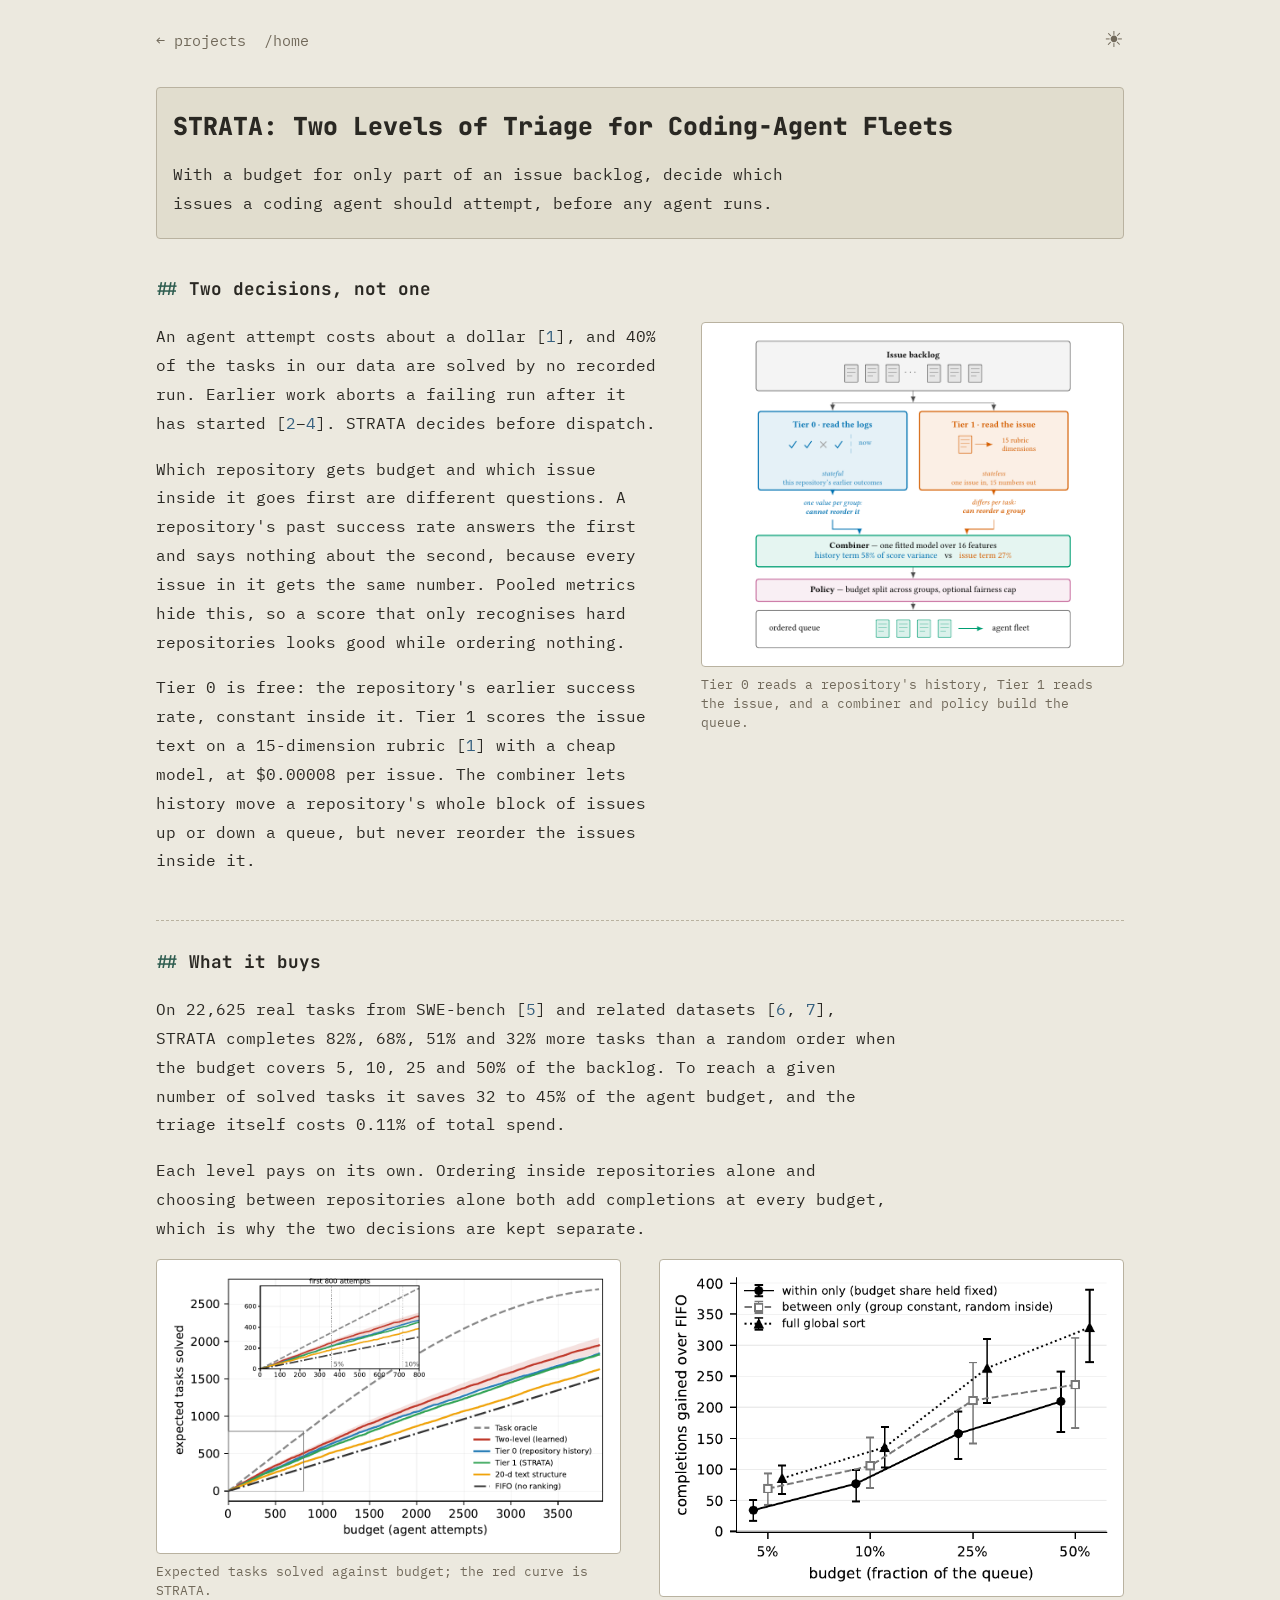
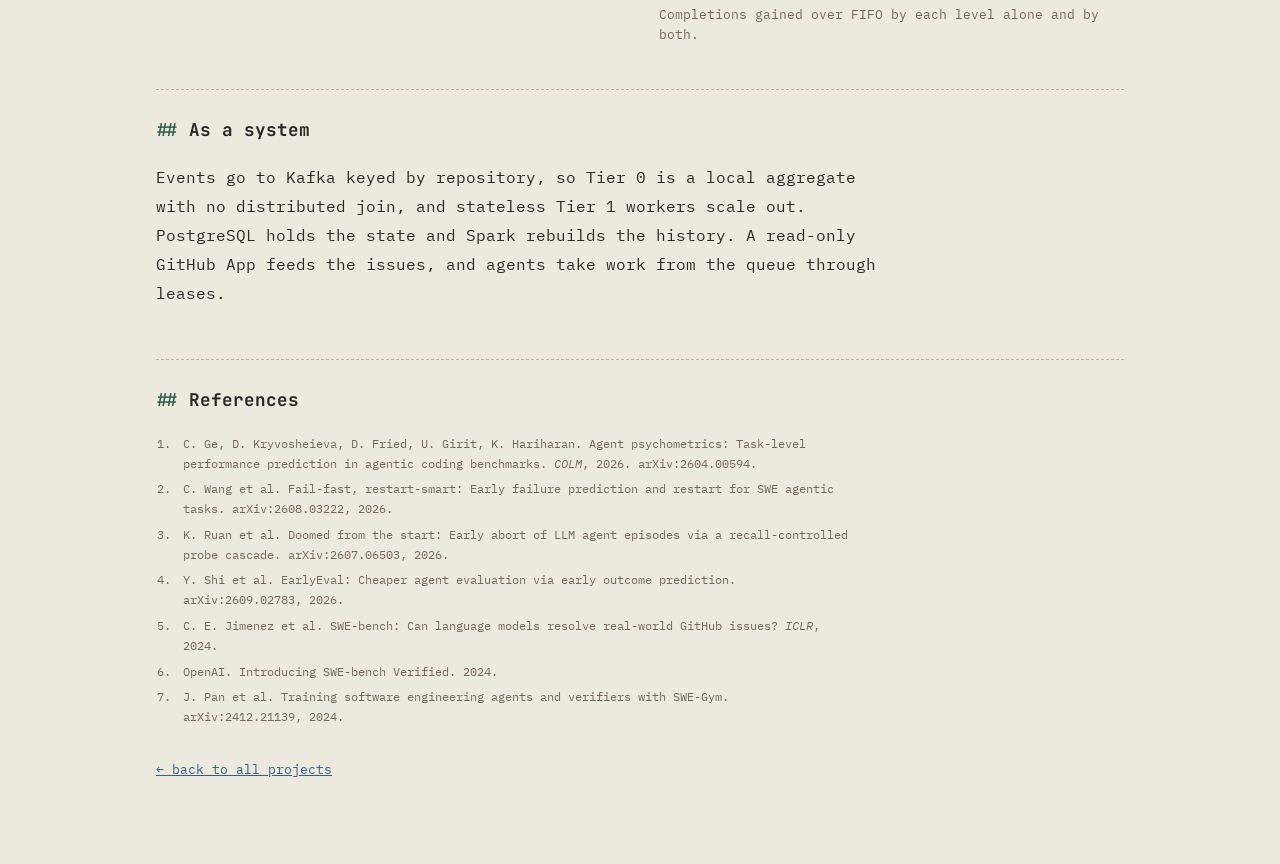
<file: project-strata.html>
<!doctype html>
<html lang="en"><head>
<meta charset="utf-8">
<meta name="viewport" content="width=device-width, initial-scale=1, viewport-fit=cover">
<meta name="claude:viewport-fit-sides" content="cover">
<meta name="color-scheme" content="light dark">
<title>STRATA: Two Levels of Triage for Coding-Agent Fleets</title>
<link rel="preconnect" href="https://fonts.googleapis.com">
<link rel="preconnect" href="https://fonts.gstatic.com" crossorigin>
<link href="https://fonts.googleapis.com/css2?family=JetBrains+Mono:wght@400;500;700;800&family=IBM+Plex+Mono:wght@400;500;600&display=swap" rel="stylesheet">
<link rel="stylesheet" href="site.css">
</head><body>
<div class="wrap">
  <nav>
    <a href="index.html#projects">&larr; projects</a>
    <a href="index.html">/home</a>
    <span class="nav-spacer"></span>
    <div class="theme-toggle"><button type="button" id="theme-toggle-btn" aria-label="Toggle color theme"><span id="theme-icon" aria-hidden="true">&#9728;</span></button></div>
  </nav>
  <header class="head">
    <h1>STRATA: Two Levels of Triage for Coding-Agent Fleets</h1>
    
    <p class="pitch">With a budget for only part of an issue backlog, decide which issues a coding agent should attempt, before any agent runs.</p>
  </header>
  <article class="story">
<section class="blk"><h2>Two decisions, not one</h2><div class="cols"><div class="txt"><p>An agent attempt costs about a dollar [<a class="cite" href="#r1">1</a>], and 40% of the tasks in our data are solved by no recorded run. Earlier work aborts a failing run after it has started [<a class="cite" href="#r2">2</a>&ndash;<a class="cite" href="#r4">4</a>]. STRATA decides before dispatch.</p><p>Which repository gets budget and which issue inside it goes first are different questions. A repository's past success rate answers the first and says nothing about the second, because every issue in it gets the same number. Pooled metrics hide this, so a score that only recognises hard repositories looks good while ordering nothing.</p><p>Tier 0 is free: the repository's earlier success rate, constant inside it. Tier 1 scores the issue text on a 15-dimension rubric [<a class="cite" href="#r1">1</a>] with a cheap model, at $0.00008 per issue. The combiner lets history move a repository's whole block of issues up or down a queue, but never reorder the issues inside it.</p></div><div class="vis"><figure class="fig"><div class="frame"><img src="img/strata_pipeline.png" alt="Tier 0 reads a repository&#x27;s history, Tier 1 reads the issue, and a combiner and policy build the queue."></div><figcaption>Tier 0 reads a repository's history, Tier 1 reads the issue, and a combiner and policy build the queue.</figcaption></figure></div></div></section>
<section class="blk"><h2>What it buys</h2><p>On 22,625 real tasks from SWE-bench [<a class="cite" href="#r5">5</a>] and related datasets [<a class="cite" href="#r6">6</a>, <a class="cite" href="#r7">7</a>], STRATA completes 82%, 68%, 51% and 32% more tasks than a random order when the budget covers 5, 10, 25 and 50% of the backlog. To reach a given number of solved tasks it saves 32 to 45% of the agent budget, and the triage itself costs 0.11% of total spend.</p><p>Each level pays on its own. Ordering inside repositories alone and choosing between repositories alone both add completions at every budget, which is why the two decisions are kept separate.</p><div class="pair"><figure class="fig"><div class="frame"><img src="img/strata_fig_budget_curve.png" alt="Expected tasks solved against budget; the red curve is STRATA."></div><figcaption>Expected tasks solved against budget; the red curve is STRATA.</figcaption></figure><figure class="fig"><div class="frame"><img src="img/strata_fig_decomposition.png" alt="Completions gained over FIFO by each level alone and by both."></div><figcaption>Completions gained over FIFO by each level alone and by both.</figcaption></figure></div></section>
<section class="blk"><h2>As a system</h2><p>Events go to Kafka keyed by repository, so Tier 0 is a local aggregate with no distributed join, and stateless Tier 1 workers scale out. PostgreSQL holds the state and Spark rebuilds the history. A read-only GitHub App feeds the issues, and agents take work from the queue through leases.</p></section>
<section class="blk refsec"><h2>References</h2><ol class="refs"><li id="r1">C. Ge, D. Kryvosheieva, D. Fried, U. Girit, K. Hariharan. Agent psychometrics: Task-level performance prediction in agentic coding benchmarks. <i>COLM</i>, 2026. arXiv:2604.00594.</li><li id="r2">C. Wang et al. Fail-fast, restart-smart: Early failure prediction and restart for SWE agentic tasks. arXiv:2608.03222, 2026.</li><li id="r3">K. Ruan et al. Doomed from the start: Early abort of LLM agent episodes via a recall-controlled probe cascade. arXiv:2607.06503, 2026.</li><li id="r4">Y. Shi et al. EarlyEval: Cheaper agent evaluation via early outcome prediction. arXiv:2609.02783, 2026.</li><li id="r5">C. E. Jimenez et al. SWE-bench: Can language models resolve real-world GitHub issues? <i>ICLR</i>, 2024.</li><li id="r6">OpenAI. Introducing SWE-bench Verified. 2024.</li><li id="r7">J. Pan et al. Training software engineering agents and verifiers with SWE-Gym. arXiv:2412.21139, 2024.</li></ol></section>
  </article>
  <p class="foot"><a href="index.html#projects">&larr; back to all projects</a></p>
</div>
<script src="site.js"></script>
</body></html>
</file>
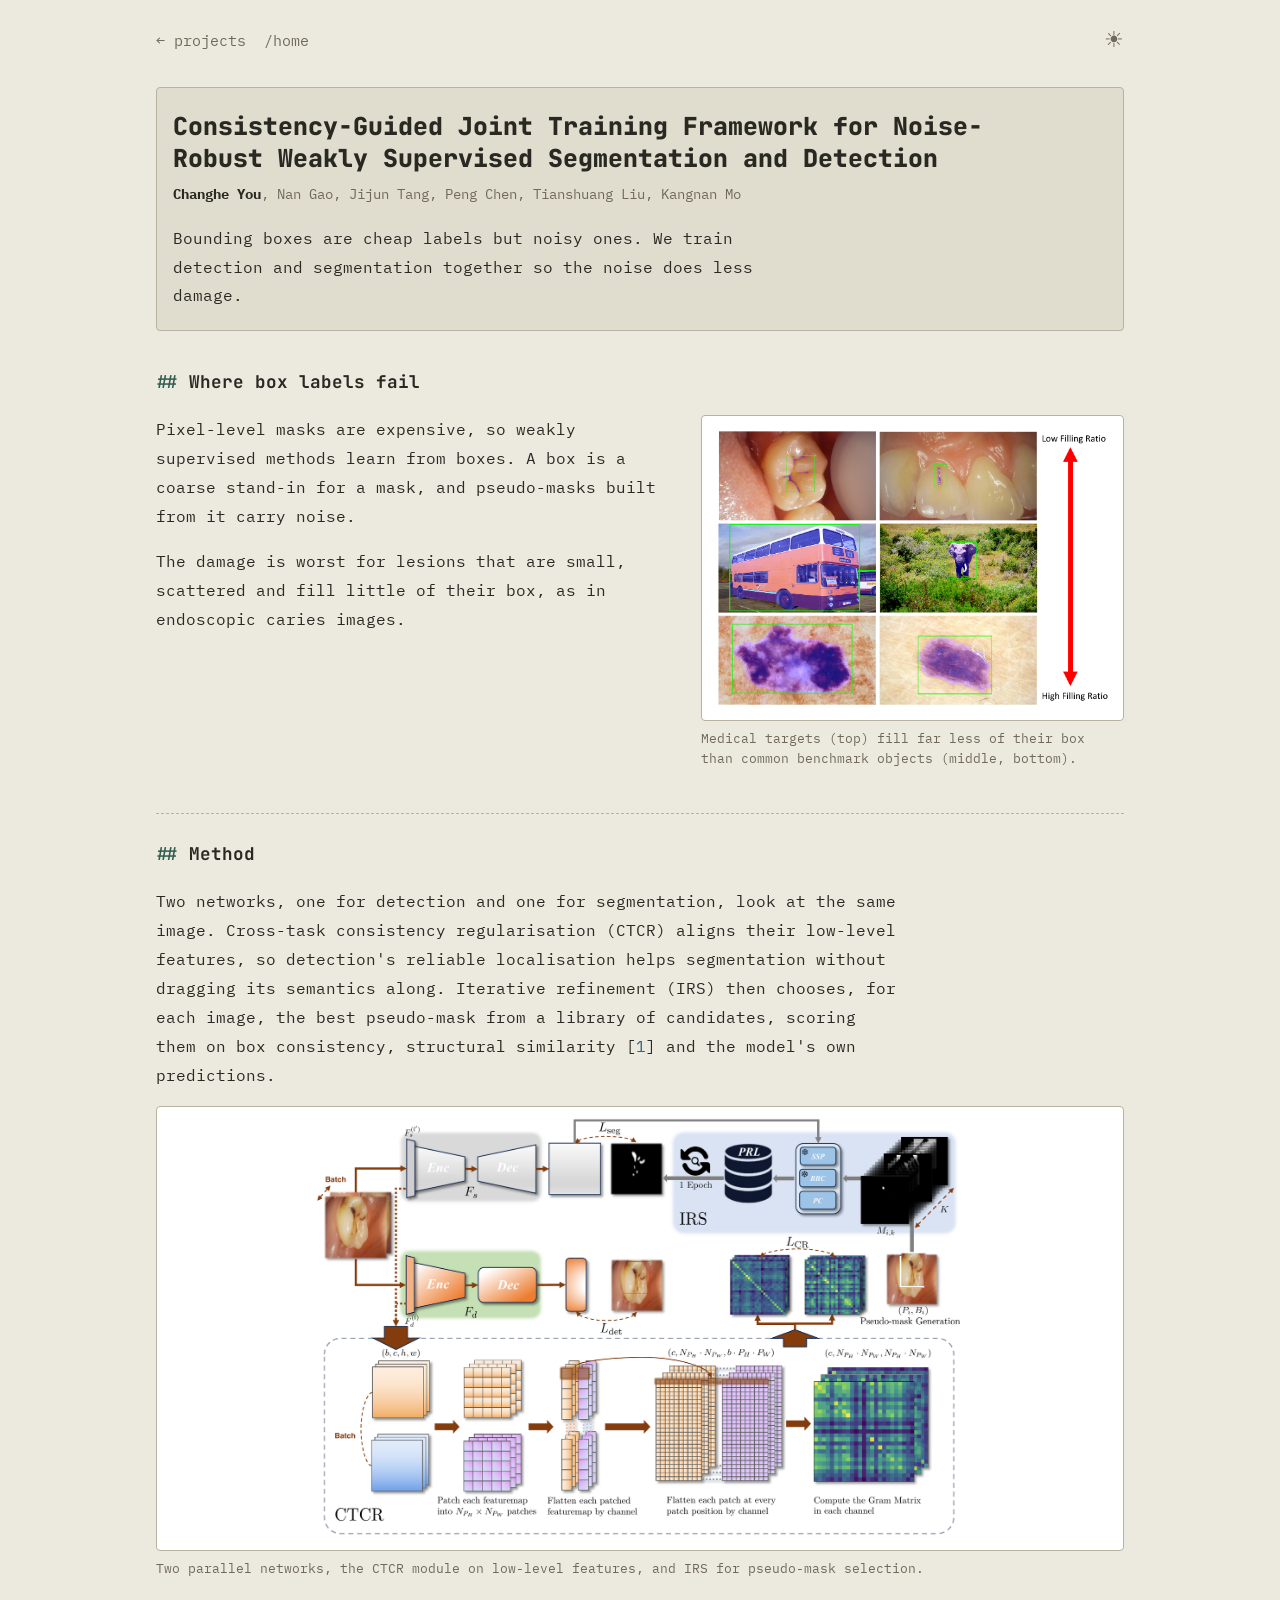
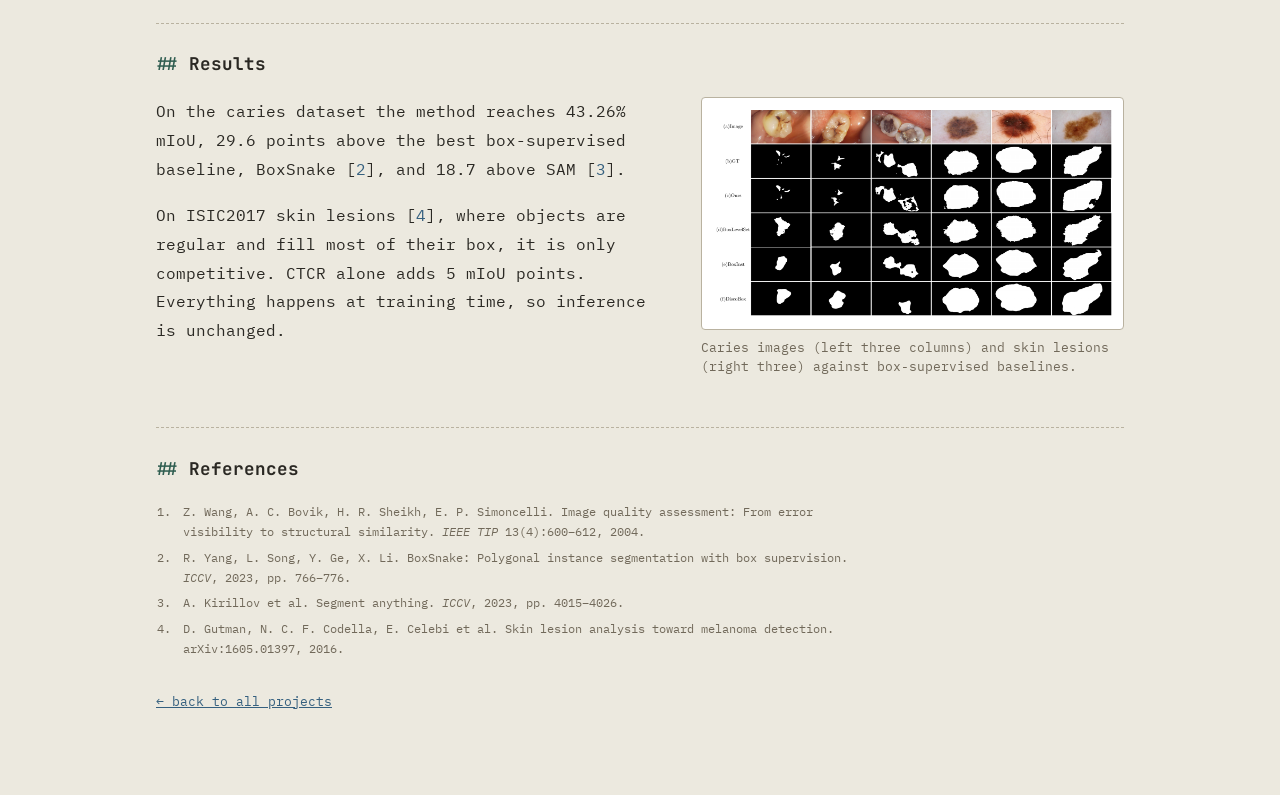
<file: project-weakly-supervised.html>
<!doctype html>
<html lang="en"><head>
<meta charset="utf-8">
<meta name="viewport" content="width=device-width, initial-scale=1, viewport-fit=cover">
<meta name="claude:viewport-fit-sides" content="cover">
<meta name="color-scheme" content="light dark">
<title>Consistency-Guided Joint Training for Weakly Supervised Segmentation</title>
<link rel="preconnect" href="https://fonts.googleapis.com">
<link rel="preconnect" href="https://fonts.gstatic.com" crossorigin>
<link href="https://fonts.googleapis.com/css2?family=JetBrains+Mono:wght@400;500;700;800&family=IBM+Plex+Mono:wght@400;500;600&display=swap" rel="stylesheet">
<link rel="stylesheet" href="site.css">
</head><body>
<div class="wrap">
  <nav>
    <a href="index.html#projects">&larr; projects</a>
    <a href="index.html">/home</a>
    <span class="nav-spacer"></span>
    <div class="theme-toggle"><button type="button" id="theme-toggle-btn" aria-label="Toggle color theme"><span id="theme-icon" aria-hidden="true">&#9728;</span></button></div>
  </nav>
  <header class="head">
    <h1>Consistency-Guided Joint Training Framework for Noise-Robust Weakly Supervised Segmentation and Detection</h1>
    <p class="authors"><b>Changhe You</b>, Nan Gao, Jijun Tang, Peng Chen, Tianshuang Liu, Kangnan Mo</p>
    <p class="pitch">Bounding boxes are cheap labels but noisy ones. We train detection and segmentation together so the noise does less damage.</p>
  </header>
  <article class="story">
<section class="blk"><h2>Where box labels fail</h2><div class="cols"><div class="txt"><p>Pixel-level masks are expensive, so weakly supervised methods learn from boxes. A box is a coarse stand-in for a mask, and pseudo-masks built from it carry noise.</p><p>The damage is worst for lesions that are small, scattered and fill little of their box, as in endoscopic caries images.</p></div><div class="vis"><figure class="fig"><div class="frame"><img src="img/wss_shift.png" alt="Medical targets (top) fill far less of their box than common benchmark objects (middle, bottom)."></div><figcaption>Medical targets (top) fill far less of their box than common benchmark objects (middle, bottom).</figcaption></figure></div></div></section>
<section class="blk"><h2>Method</h2><p>Two networks, one for detection and one for segmentation, look at the same image. Cross-task consistency regularisation (CTCR) aligns their low-level features, so detection's reliable localisation helps segmentation without dragging its semantics along. Iterative refinement (IRS) then chooses, for each image, the best pseudo-mask from a library of candidates, scoring them on box consistency, structural similarity [<a class="cite" href="#r1">1</a>] and the model's own predictions.</p><div class="wide"><figure class="fig"><div class="frame"><img src="img/wss_framework.png" alt="Two parallel networks, the CTCR module on low-level features, and IRS for pseudo-mask selection."></div><figcaption>Two parallel networks, the CTCR module on low-level features, and IRS for pseudo-mask selection.</figcaption></figure></div></section>
<section class="blk"><h2>Results</h2><div class="cols"><div class="txt"><p>On the caries dataset the method reaches 43.26% mIoU, 29.6 points above the best box-supervised baseline, BoxSnake [<a class="cite" href="#r2">2</a>], and 18.7 above SAM [<a class="cite" href="#r3">3</a>].</p><p>On ISIC2017 skin lesions [<a class="cite" href="#r4">4</a>], where objects are regular and fill most of their box, it is only competitive. CTCR alone adds 5 mIoU points. Everything happens at training time, so inference is unchanged.</p></div><div class="vis"><figure class="fig"><div class="frame"><img src="img/wss_compare.png" alt="Caries images (left three columns) and skin lesions (right three) against box-supervised baselines."></div><figcaption>Caries images (left three columns) and skin lesions (right three) against box-supervised baselines.</figcaption></figure></div></div></section>
<section class="blk refsec"><h2>References</h2><ol class="refs"><li id="r1">Z. Wang, A. C. Bovik, H. R. Sheikh, E. P. Simoncelli. Image quality assessment: From error visibility to structural similarity. <i>IEEE TIP</i> 13(4):600&ndash;612, 2004.</li><li id="r2">R. Yang, L. Song, Y. Ge, X. Li. BoxSnake: Polygonal instance segmentation with box supervision. <i>ICCV</i>, 2023, pp. 766&ndash;776.</li><li id="r3">A. Kirillov et al. Segment anything. <i>ICCV</i>, 2023, pp. 4015&ndash;4026.</li><li id="r4">D. Gutman, N. C. F. Codella, E. Celebi et al. Skin lesion analysis toward melanoma detection. arXiv:1605.01397, 2016.</li></ol></section>
  </article>
  <p class="foot"><a href="index.html#projects">&larr; back to all projects</a></p>
</div>
<script src="site.js"></script>
</body></html>
</file>
<file: site.css>
/* shared by the project pages; same tokens as the home page */
:root {
  --bg: #ECE9DF; --surface: #E1DDCE; --fg: #2A2823; --muted: #71695A;
  --accent: #2F5D50; --accent-fg: #F4F1E6; --link: #35607F; --border: #B9B2A0;
}
@media (prefers-color-scheme: dark) {
  :root:not([data-theme="light"]) {
    --bg: #1B1C19; --surface: #262722; --fg: #DDD8C9; --muted: #978F79;
    --accent: #76B698; --accent-fg: #15241D; --link: #83B1D4; --border: #44443B;
    color-scheme: dark;
  }
}
:root[data-theme="dark"] {
  --bg: #1B1C19; --surface: #262722; --fg: #DDD8C9; --muted: #978F79;
  --accent: #76B698; --accent-fg: #15241D; --link: #83B1D4; --border: #44443B;
  color-scheme: dark;
}
* { box-sizing: border-box; }
body {
  margin: 0; background: var(--bg); color: var(--fg);
  font-family: "IBM Plex Mono", "SFMono-Regular", Consolas, monospace;
  font-size: 16px; line-height: 1.75;
}
::selection { background: var(--accent); color: var(--accent-fg); }
.wrap {
  max-width: 840px; margin: 0 auto; padding-block: 1.75rem 4rem;
  padding-left: max(16px, env(safe-area-inset-left, 0px));
  padding-right: max(16px, env(safe-area-inset-right, 0px));
}
nav { display: flex; align-items: center; gap: 1.1rem; font-size: 0.92rem; margin-bottom: 2rem; }
nav a { color: var(--muted); text-decoration: none; border-bottom: 1px dashed transparent; }
nav a:hover, nav a:focus-visible { color: var(--fg); border-bottom-color: var(--muted); background: none; }
.nav-spacer { flex: 1; }
.theme-toggle button { font-family: inherit; font-size: 1.35rem; line-height: 1; background: none; border: none; color: var(--muted); padding: 0; cursor: pointer; }
.theme-toggle button:hover { color: var(--accent); }
a { color: var(--link); }
a:hover, a:focus-visible { background: var(--link); color: var(--bg); text-decoration: none; }
p { margin: 0 0 1.1rem; }

.banner {
  display: flex; flex-wrap: wrap; justify-content: space-between; gap: 0.4rem 1rem;
  background: var(--accent); color: var(--accent-fg);
  padding: 0.6rem 1rem; font-size: 0.74rem; letter-spacing: 0.07em; text-transform: uppercase;
  border-radius: 4px 4px 0 0;
}
.head { border: 1px solid var(--border); background: var(--surface); padding: 1.4rem 1rem 1.3rem; border-radius: 4px; }
h1 {
  font-family: "JetBrains Mono", monospace; font-weight: 800; font-size: 1.55rem; line-height: 1.3;
  margin: 0 0 0.7rem; text-wrap: balance;
}
.authors { margin: 0 0 0.3rem; font-size: 0.85rem; color: var(--muted); }
.role { margin: 0; font-size: 0.8rem; color: var(--accent); }
.abstract { margin: 1.4rem 0 0; font-size: 1rem; }

.tiles { display: grid; grid-template-columns: repeat(3, minmax(0, 1fr)); gap: 0.8rem; margin: 1.6rem 0; }
.tile { border: 1px solid var(--border); padding: 0.8rem 0.9rem; border-radius: 4px; min-width: 0; }
.tile b { display: block; font-family: "JetBrains Mono", monospace; font-size: 1.35rem; line-height: 1.2; color: var(--accent); overflow-wrap: anywhere; }
.tile span { display: block; font-size: 0.74rem; color: var(--muted); margin-top: 0.3rem; line-height: 1.4; }
@media (max-width: 560px) { .tiles { grid-template-columns: minmax(0, 1fr); } }

.gallery { display: grid; grid-template-columns: repeat(auto-fit, minmax(min(100%, 340px), 1fr)); gap: 1.4rem 1.2rem; align-items: start; }
.figure { margin: 0; min-width: 0; }
.figure.m { grid-column: span 1; }
.figure.l { grid-column: 1 / -1; }
.figure img { display: block; width: 100%; height: auto; max-height: 400px; object-fit: contain; background: #fff; border: 1px solid var(--border); border-radius: 4px; padding: 0.4rem; }
.figure.l img { max-height: 420px; }
.figure figcaption { margin-top: 0.45rem; font-size: 0.8rem; color: var(--muted); line-height: 1.55; }
.authors b { color: var(--fg); }

h2 { font-family: "JetBrains Mono", monospace; font-weight: 700; font-size: 1.1rem; margin: 2.2rem 0 0.8rem; }
h2::before { content: "## "; color: var(--accent); }
.tablewrap { overflow-x: auto; margin: 0 0 0.4rem; }
table { border-collapse: collapse; width: 100%; font-size: 0.8rem; font-variant-numeric: tabular-nums; }
th, td { text-align: right; padding: 0.4rem 0.7rem; border-bottom: 1px dashed var(--border); white-space: nowrap; }
th:first-child, td:first-child { text-align: left; }
th { color: var(--muted); font-weight: 500; }
tr.hl td { color: var(--accent); font-weight: 600; }
.tcap { font-size: 0.74rem; color: var(--muted); }
.meta { margin-top: 2.4rem; padding-top: 1.2rem; border-top: 1px dashed var(--border); display: grid; gap: 0.8rem; }
.p-tags { display: flex; flex-wrap: wrap; gap: 0.35rem; }
.p-tags span { font-size: 0.72rem; padding: 0.05rem 0.5rem; border: 1px solid var(--border); border-radius: 2px; color: var(--muted); }
.links a { margin-right: 1.2rem; }
.foot { margin-top: 2rem; font-size: 0.82rem; }

/* story layout */
.wrap { max-width: 1000px; }
.head .pitch { margin: 1.1rem 0 0; font-size: 1.02rem; max-width: 64ch; }
.head h1 { margin-bottom: 0.5rem; }
.story { margin-top: 0.6rem; }
.blk { margin-top: 2.8rem; padding-top: 1.6rem; border-top: 1px dashed var(--border); }
.blk:first-child { border-top: none; padding-top: 0; margin-top: 2.2rem; }
.blk h2 { margin: 0 0 1.1rem; }
.blk p { max-width: none; font-size: 1.03rem; line-height: 1.75; margin: 0 0 1.05rem; }
.blk > p { max-width: 74ch; }
.cols { display: grid; grid-template-columns: minmax(0, 6fr) minmax(0, 5fr); gap: 2.4rem; align-items: start; }
.cols { margin-bottom: 1.6rem; }
.blk > .cols:last-child { margin-bottom: 0; }
.cols .txt { min-width: 0; }
.cols .txt p:last-child { margin-bottom: 0; }
.cols .vis { display: grid; gap: 1.2rem; min-width: 0; }
.wide { margin: 0.6rem 0 1.4rem; }
.gap { height: 1.6rem; }
.pair { display: grid; grid-template-columns: minmax(0, 1fr) minmax(0, 1fr); gap: 2.4rem; align-items: start; margin: 0.4rem 0 0; }
.pair .fig img { max-height: 340px; }
.cols .fig img { max-height: 320px; }
.fig { margin: 0; min-width: 0; }
.fig .frame { display: flex; justify-content: center; align-items: center; background: #fff; border: 1px solid var(--border); border-radius: 4px; padding: 0.7rem; }
.fig img { display: block; width: auto; height: auto; max-width: 100%; max-height: 420px; }
.fig figcaption { margin-top: 0.5rem; font-size: 0.8rem; color: var(--muted); line-height: 1.5; }
.cite { text-decoration: none; }
.cite:hover, .cite:focus-visible { text-decoration: underline; }
.refsec { margin-top: 3.2rem; }
.refs { margin: 0 0 0 1.4rem; padding: 0; font-size: 0.78rem; color: var(--muted); line-height: 1.6; max-width: 96ch; }
.refs li { margin-bottom: 0.35rem; padding-left: 0.3rem; }
.refs a { color: var(--link); }
@media (max-width: 780px) {
  .cols, .pair { grid-template-columns: minmax(0, 1fr); gap: 1.2rem; }
}
</file>
